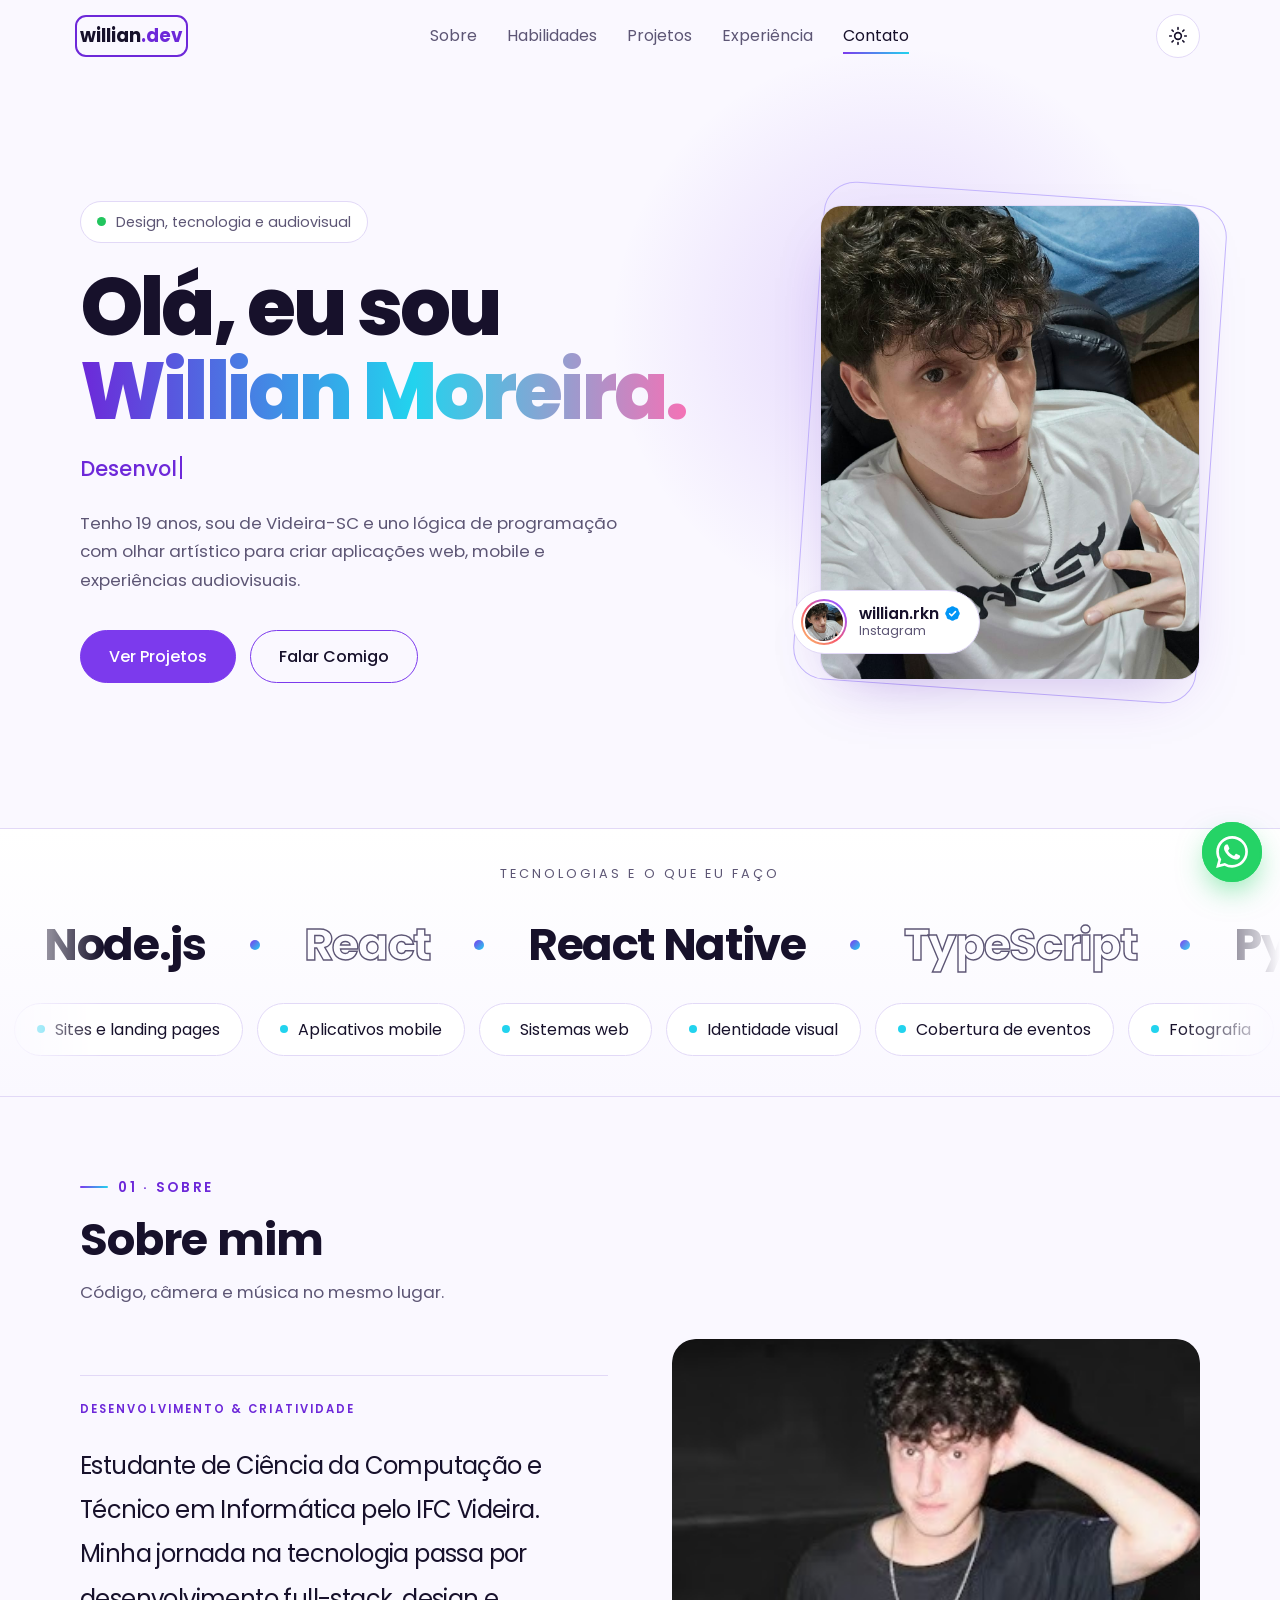
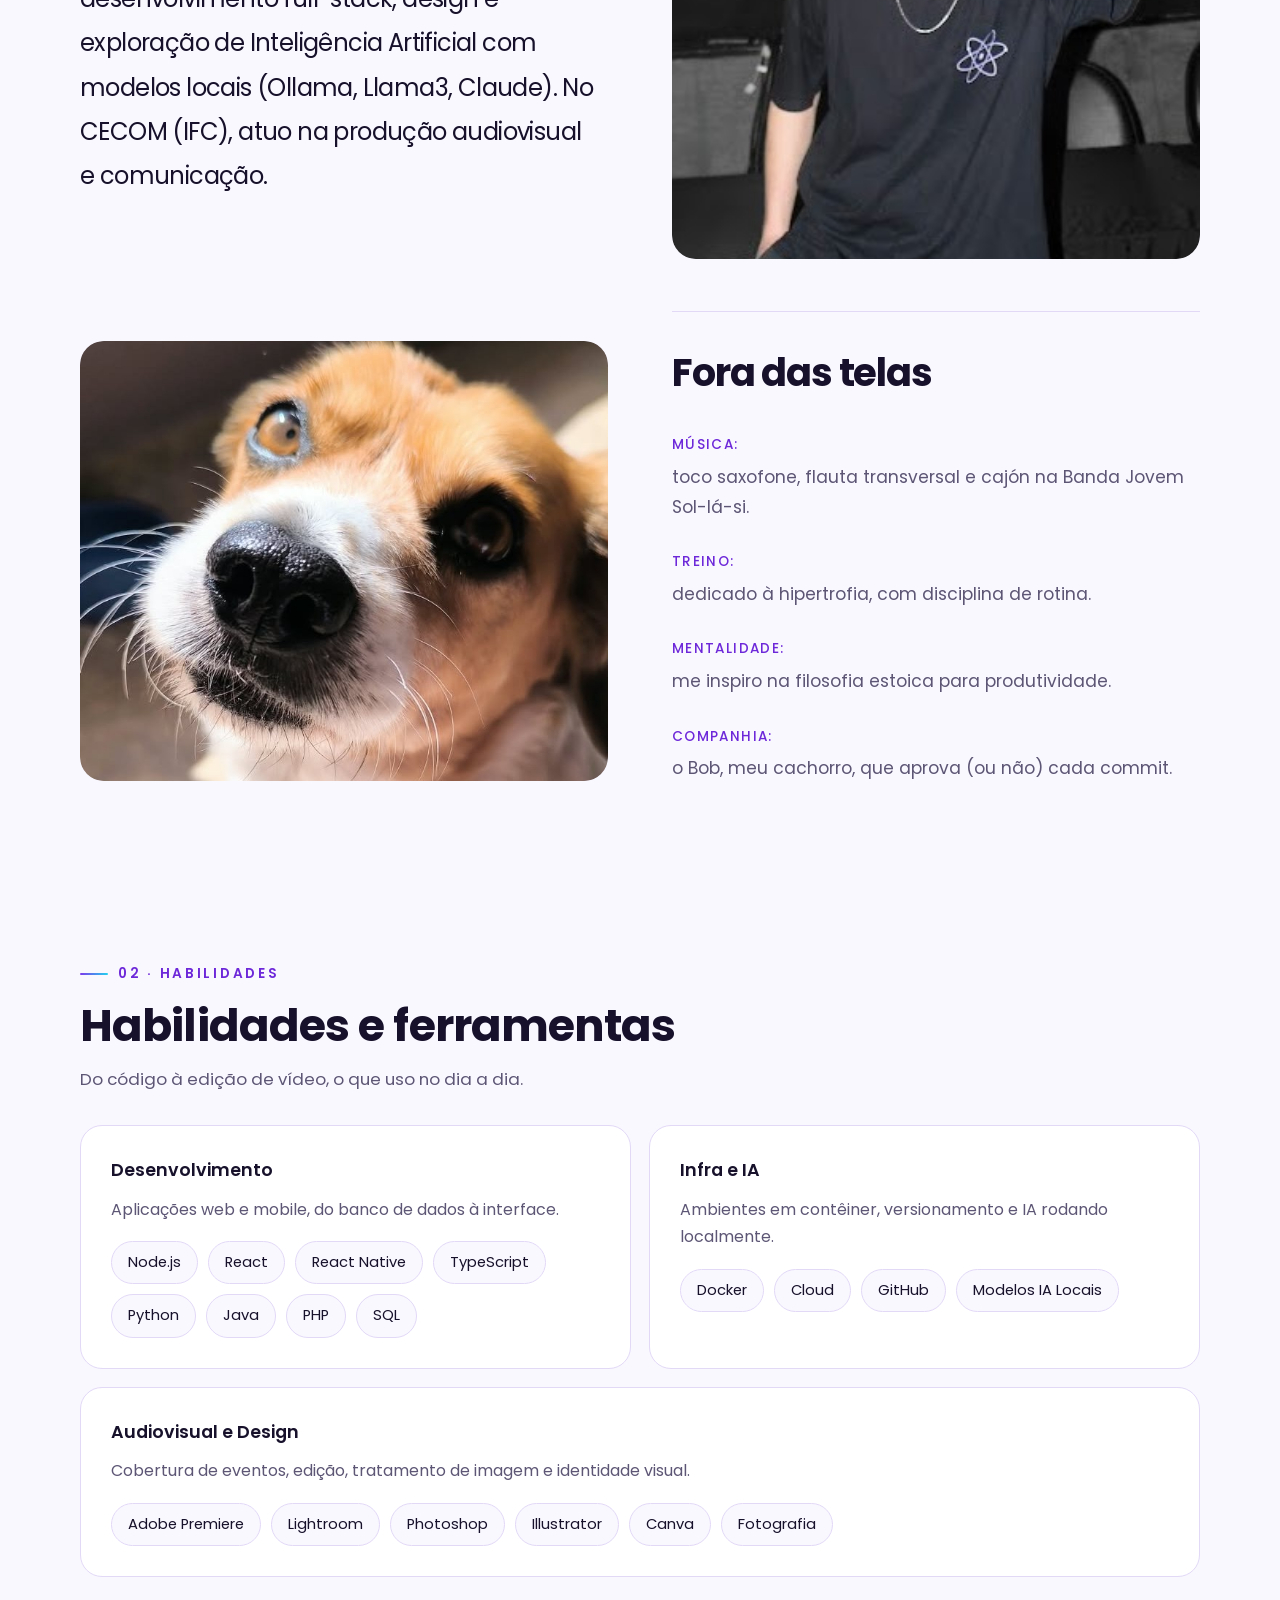
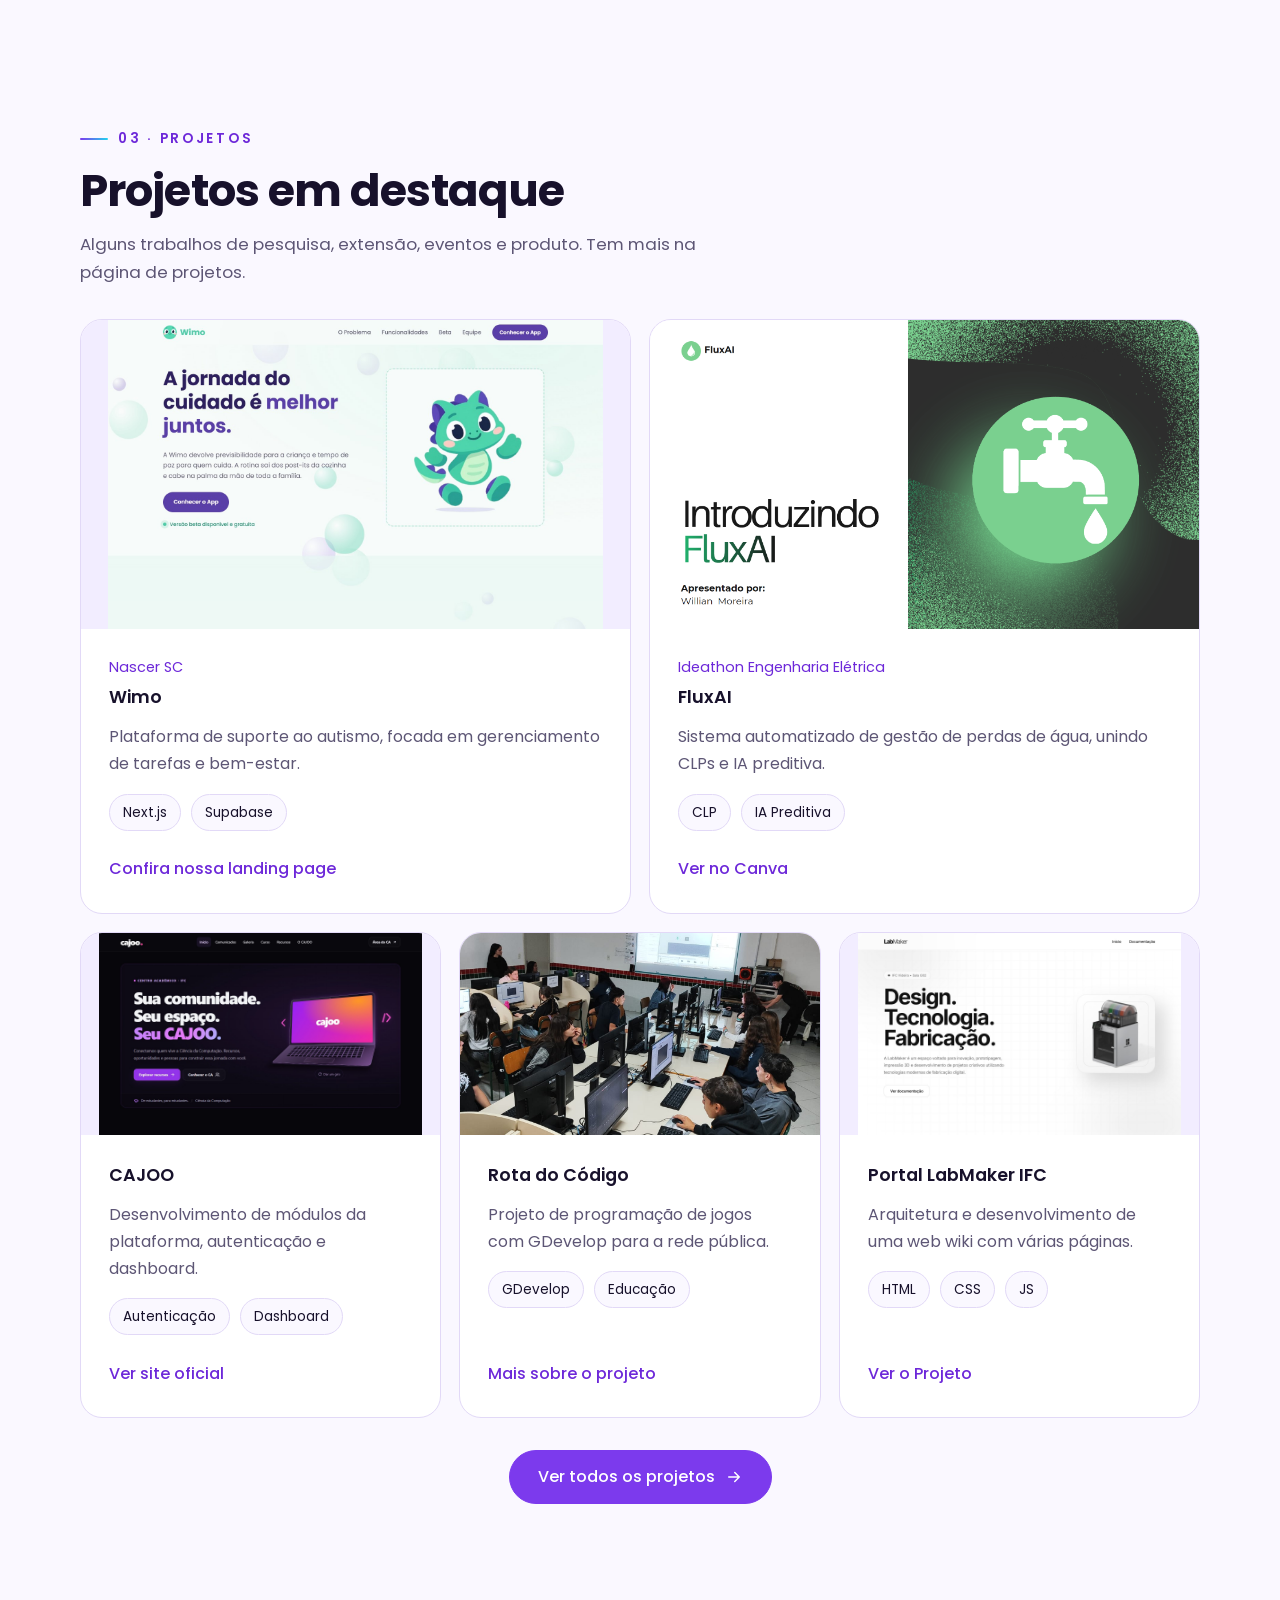
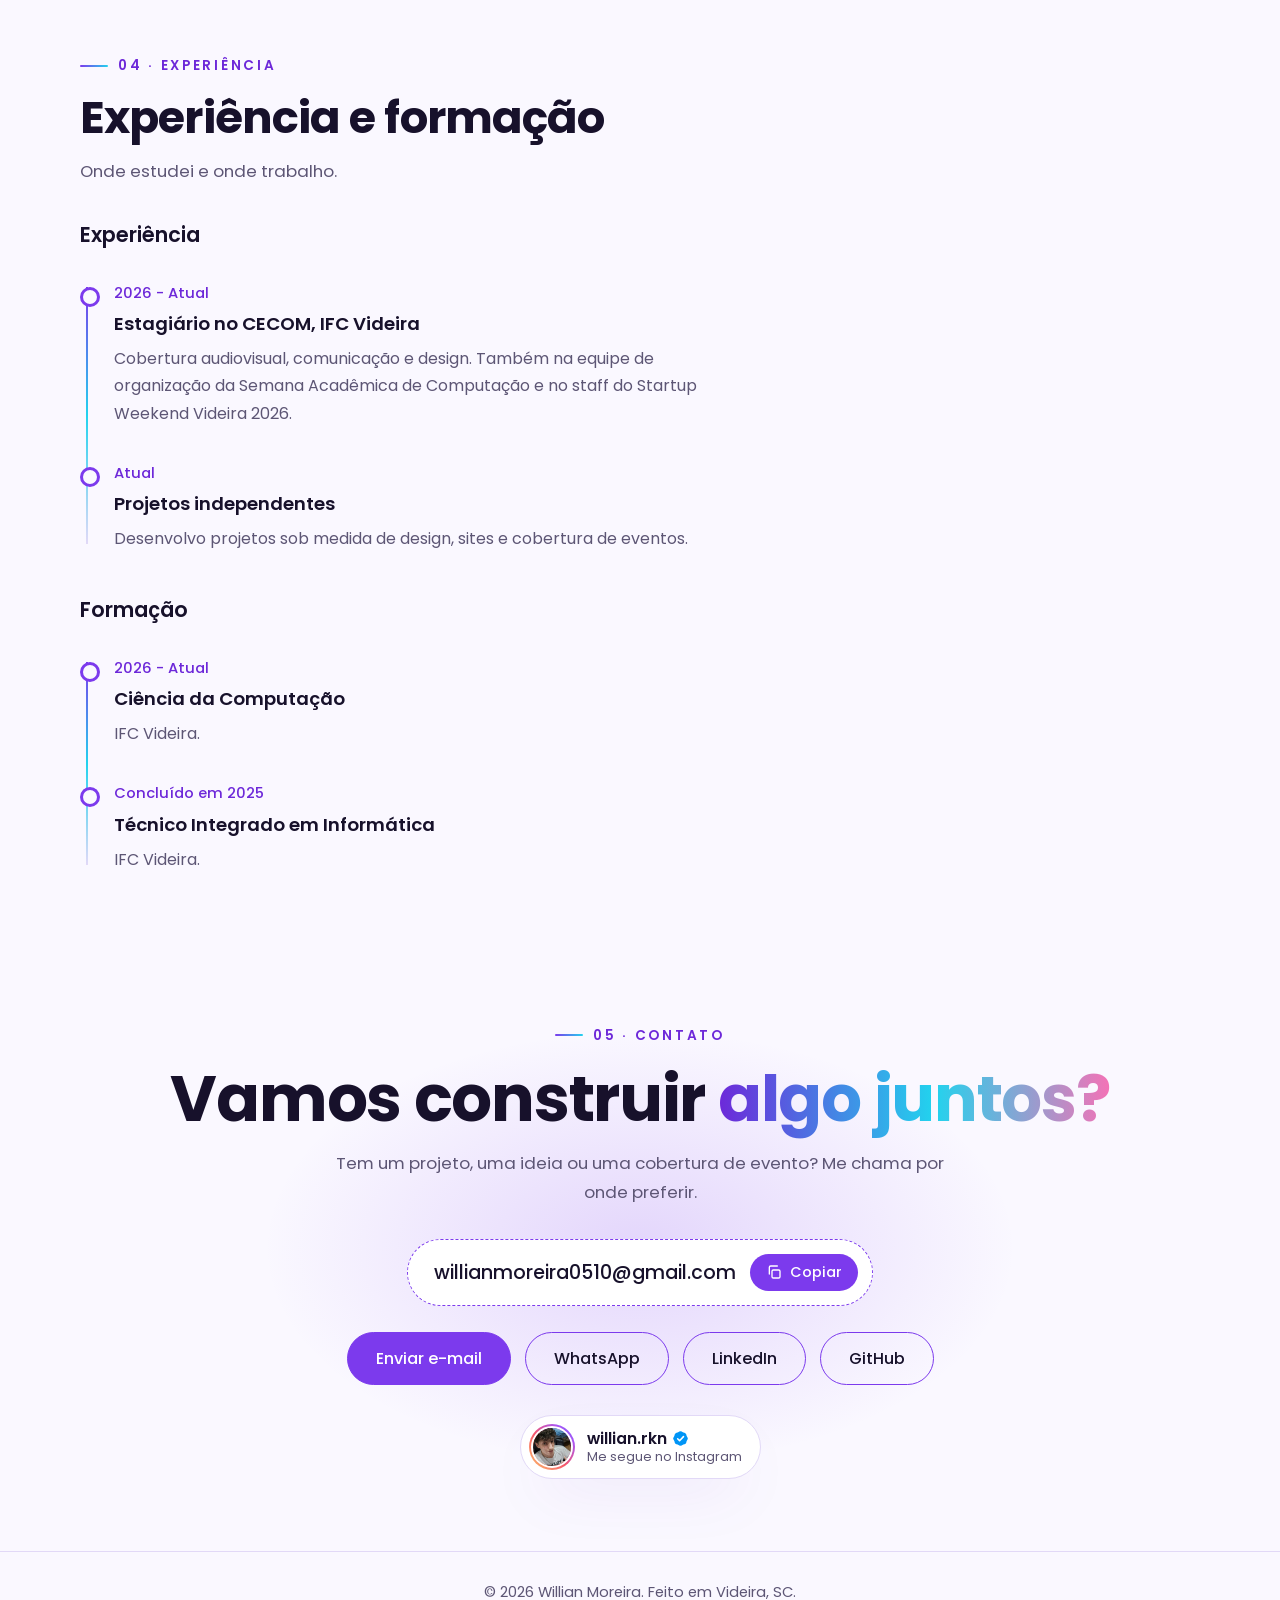
<file: index.html>
<!DOCTYPE html>
<html lang="pt-BR" data-theme="dark">
<head>
<meta charset="UTF-8" />
<meta name="viewport" content="width=device-width, initial-scale=1, viewport-fit=cover" />
<title>Willian Moreira | Desenvolvedor de Software, Filmmaker e Fotógrafo</title>
<meta name="description" content="Portfólio de Willian Moreira: desenvolvimento web e mobile, audiovisual e fotografia." />
<meta name="theme-color" content="#000000" />
<link rel="icon" type="image/png" href="assets/icon.png">
<script>
(function(){var t;try{t=localStorage.getItem('theme')}catch(e){}document.documentElement.dataset.theme=(t==='light'||t==='dark')?t:(matchMedia('(prefers-color-scheme: dark)').matches?'dark':'light')})();
</script>
<link rel="preconnect" href="https://fonts.googleapis.com" />
<link rel="preconnect" href="https://fonts.gstatic.com" crossorigin />
<link href="https://fonts.googleapis.com/css2?family=Poppins:wght@300;400;500;600;700;800&display=swap" rel="stylesheet" />
<link rel="stylesheet" href="style.css" />
<script>
(function(){try{if(!location.hash&&!matchMedia('(prefers-reduced-motion: reduce)').matches&&!sessionStorage.getItem('intro-seen')){document.documentElement.classList.add('intro-pending');window.introFailsafe=setTimeout(function(){document.documentElement.classList.remove('intro-pending');document.getElementById('welcome-intro')?.remove();document.querySelectorAll('[data-intro-inert]').forEach(function(el){el.inert=false;el.removeAttribute('data-intro-inert')})},8000)}}catch(e){}})();
</script>
</head>
<body>
<div class="progress" id="progress" aria-hidden="true"></div>

<!-- ============ NAVBAR ============ -->
<header class="nav" id="nav">
  <div class="container">
    <a href="#inicio" class="logo">willian<span>.dev</span></a>
    <nav class="menu" id="menu" aria-label="Principal">
      <a href="#sobre">Sobre</a>
      <a href="#habilidades">Habilidades</a>
      <a href="projetos.html">Projetos</a>
      <a href="#experiencia">Experiência</a>
      <a href="#contato">Contato</a>
    </nav>
    <div class="nav-tools">
      <button class="theme-toggle" id="theme" type="button" aria-label="Alternar entre modo claro e escuro" aria-pressed="false">
        <svg class="i-sun" viewBox="0 0 24 24" fill="none" stroke="currentColor" stroke-width="2" stroke-linecap="round"><circle cx="12" cy="12" r="4"/><path d="M12 2v2M12 20v2M4.9 4.9l1.4 1.4M17.7 17.7l1.4 1.4M2 12h2M20 12h2M4.9 19.1l1.4-1.4M17.7 6.3l1.4-1.4"/></svg>
        <svg class="i-moon" viewBox="0 0 24 24" fill="none" stroke="currentColor" stroke-width="2" stroke-linecap="round" stroke-linejoin="round"><path d="M21 12.8A9 9 0 1 1 11.2 3a7 7 0 0 0 9.8 9.8z"/></svg>
      </button>
      <button class="burger" id="burger" type="button" aria-label="Abrir menu" aria-expanded="false"><span></span><span></span><span></span></button>
    </div>
  </div>
</header>

<main>
<!-- ============ HERO ============ -->
<section class="hero" id="inicio">
  <div class="glow" id="glow"></div>
  <div class="container hero-grid">
    <div class="text reveal">
      <span class="status"><i></i>Design, tecnologia e audiovisual</span>
      <h1>Olá, eu sou<br /><span class="grad">Willian Moreira.</span></h1>
      <p class="role"><span id="typed">Desenvolvedor de Software</span><span class="caret"></span></p>
      <p class="intro">Tenho 19 anos, sou de Videira-SC e uno lógica de programação com olhar artístico para criar aplicações web, mobile e experiências audiovisuais.</p>
      <div class="cta">
        <a href="projetos.html" class="btn btn-primary">Ver Projetos</a>
        <a href="#contato" class="btn btn-ghost">Falar Comigo</a>
      </div>
    </div>
    <div class="profile reveal" style="--d:.15s">
      <!-- FOTO DE PERFIL: troque o caminho abaixo pela sua foto (ideal: vertical, 4:5) -->
      <div class="img-frame" id="tilt"><img class="img-round" src="assets/willian.jpeg" alt="Foto de perfil de Willian Moreira" /></div>
      <a class="ig-chip" href="https://instagram.com/willian.rkn" target="_blank" rel="noopener" aria-label="Instagram de Willian, @willian.rkn (conta verificada)">
        <span class="av"><img src="assets/willian.jpeg" alt="" /></span>
        <span class="tx">
          <b>willian.rkn
            <svg class="verified" viewBox="0 0 24 24" role="img" aria-label="Conta verificada"><rect x="3.5" y="3.5" width="17" height="17" rx="5" fill="#0095f6"/><rect x="3.5" y="3.5" width="17" height="17" rx="5" fill="#0095f6" transform="rotate(45 12 12)"/><path d="M8 12.4l2.7 2.7 5.5-5.7" fill="none" stroke="#fff" stroke-width="2.2" stroke-linecap="round" stroke-linejoin="round"/></svg>
          </b>
          <small>Instagram</small>
        </span>
      </a>
    </div>
  </div>
</section>

<!-- ============ MARQUEE ============ -->
<section class="marquee" aria-label="Tecnologias e serviços">
  <p class="m-label">Tecnologias e o que eu faço</p>
  <div class="m-row">
    <div class="m-track m-big">
      <span>Node.js</span><span>React</span><span>React Native</span><span>TypeScript</span><span>Python</span><span>PHP</span><span>Docker</span><span>SQL</span><span>Next.js</span><span>Supabase</span><span>GDevelop</span><span>Premiere</span><span>Lightroom</span><span>Photoshop</span><span>Illustrator</span><span>Canva</span>
    </div>
  </div>
  <div class="m-row rev">
    <div class="m-track m-pill">
      <span>Sites e landing pages</span><span>Aplicativos mobile</span><span>Sistemas web</span><span>Identidade visual</span><span>Cobertura de eventos</span><span>Fotografia</span><span>Edição de vídeo</span><span>Oficinas de programação</span><span>IA com modelos locais</span><span>Design gráfico</span>
    </div>
  </div>
</section>

<!-- ============ SOBRE ============ -->
<section id="sobre">
  <div class="container">
    <span class="eyebrow reveal">01 · Sobre</span>
    <h2 class="reveal">Sobre mim</h2>
    <p class="lead reveal">Código, câmera e música no mesmo lugar.</p>
    <div class="about-layout">
      <article class="about-story reveal">
        <span class="about-kicker">DESENVOLVIMENTO &amp; CRIATIVIDADE</span><p class="about-text">Estudante de Ciência da Computação e Técnico em Informática pelo IFC Videira. Minha jornada na tecnologia passa por desenvolvimento full-stack, design e exploração de Inteligência Artificial com modelos locais (Ollama, Llama3, Claude). No CECOM (IFC), atuo na produção audiovisual e comunicação.</p>
      </article>
      <!-- IMAGEM LIFESTYLE 1: troque o caminho (ex.: você tocando, treinando, com o Bob) -->
      <div class="about-photo about-portrait reveal" style="--d:.1s">
        <img class="img-round" src="assets/will2.jpg" alt="Willian em uma foto lifestyle" />
      </div>
      <!-- IMAGEM LIFESTYLE 2 -->
      <div class="about-photo about-bob reveal">
        <img class="img-round" src="assets/bob.jpeg" alt="Willian com seu cachorro Bob" />
      </div>
      <article class="about-personal reveal" style="--d:.1s">
        <h3>Fora das telas</h3>
        <ul class="facts">
          <li><span><b>Música:</b> toco saxofone, flauta transversal e cajón na Banda Jovem Sol-lá-si.</span></li>
          <li><span><b>Treino:</b> dedicado à hipertrofia, com disciplina de rotina.</span></li>
          <li><span><b>Mentalidade:</b> me inspiro na filosofia estoica para produtividade.</span></li>
          <li><span><b>Companhia:</b> o Bob, meu cachorro, que aprova (ou não) cada commit.</span></li>
        </ul>
      </article>
    </div>
  </div>
</section>

<!-- ============ HABILIDADES ============ -->
<section id="habilidades">
  <div class="container">
    <span class="eyebrow reveal">02 · Habilidades</span>
    <h2 class="reveal">Habilidades e ferramentas</h2>
    <p class="lead reveal">Do código à edição de vídeo, o que uso no dia a dia.</p>
    <div class="bento">
      <article class="card span-3 reveal">
        <h3>Desenvolvimento</h3>
        <p>Aplicações web e mobile, do banco de dados à interface.</p>
        <div class="tags"><span class="tag">Node.js</span><span class="tag">React</span><span class="tag">React Native</span><span class="tag">TypeScript</span><span class="tag">Python</span><span class="tag">Java</span><span class="tag">PHP</span><span class="tag">SQL</span></div>
      </article>
      <article class="card span-3 reveal" style="--d:.1s">
        <h3>Infra e IA</h3>
        <p>Ambientes em contêiner, versionamento e IA rodando localmente.</p>
        <div class="tags"><span class="tag">Docker</span><span class="tag">Cloud</span><span class="tag">GitHub</span><span class="tag">Modelos IA Locais</span></div>
      </article>
      <article class="card span-6 reveal">
        <h3>Audiovisual e Design</h3>
        <p>Cobertura de eventos, edição, tratamento de imagem e identidade visual.</p>
        <div class="tags"><span class="tag">Adobe Premiere</span><span class="tag">Lightroom</span><span class="tag">Photoshop</span><span class="tag">Illustrator</span><span class="tag">Canva</span><span class="tag">Fotografia</span></div>
      </article>
    </div>
  </div>
</section>

<!-- ============ PROJETOS ============ -->
<section id="projetos">
  <div class="container">
    <span class="eyebrow reveal">03 · Projetos</span>
    <h2 class="reveal">Projetos em destaque</h2>
    <p class="lead reveal">Alguns trabalhos de pesquisa, extensão, eventos e produto. Tem mais na página de projetos.</p>
    <div class="bento">

      <!-- Em cada projeto: troque o src da thumbnail e o href do link -->
      <article class="card project span-3 reveal">
        <div class="thumb"><img class="img-round" src="assets/projetos/wimo.jpg" alt="Thumbnail do projeto Wimo" loading="lazy" /></div>
        <div class="body">
          <span class="where">Nascer SC</span>
          <h3>Wimo</h3>
          <p>Plataforma de suporte ao autismo, focada em gerenciamento de tarefas e bem-estar.</p>
          <div class="tags"><span class="tag">Next.js</span><span class="tag">Supabase</span></div>
          <a class="link" href="https://willian-hm.github.io/wimo-lp/" target="_blank" rel="noopener">Confira nossa landing page</a>
        </div>
      </article>

      <article class="card project span-3 reveal" style="--d:.1s">
        <div class="thumb"><img class="img-round" src="assets/fluxai.png" alt="Thumbnail do projeto FluxAI" loading="lazy" /></div>
        <div class="body">
          <span class="where">Ideathon Engenharia Elétrica</span>
          <h3>FluxAI</h3>
          <p>Sistema automatizado de gestão de perdas de água, unindo CLPs e IA preditiva.</p>
          <div class="tags"><span class="tag">CLP</span><span class="tag">IA Preditiva</span></div>
          <a class="link" href="https://www.canva.com/design/DAHXwFSfYvk/_85-sju-9SfABfRVE5TkHA/edit" target="_blank" rel="noopener">Ver no Canva</a>
        </div>
      </article>

      <article class="card project span-2 reveal">
        <div class="thumb"><img class="img-round" src="assets/projetos/cajoo.jpg" alt="Thumbnail do projeto CAJOO" loading="lazy" /></div>
        <div class="body">
          <h3>CAJOO</h3>
          <p>Desenvolvimento de módulos da plataforma, autenticação e dashboard.</p>
          <div class="tags"><span class="tag">Autenticação</span><span class="tag">Dashboard</span></div>
          <a class="link" href="https://cajoo.fsw-ifc.brdrive.cloud" target="_blank" rel="noopener">Ver site oficial</a>
        </div>
      </article>

      <article class="card project span-2 reveal" style="--d:.1s">
        <div class="thumb"><img class="img-round" src="assets/rota.jpeg" alt="Thumbnail do projeto Rota do Código" loading="lazy" /></div>
        <div class="body">
          <h3>Rota do Código</h3>
          <p>Projeto de programação de jogos com GDevelop para a rede pública.</p>
          <div class="tags"><span class="tag">GDevelop</span><span class="tag">Educação</span></div>
          <a class="link" href="https://www.instagram.com/rotadocodigo.ifc/" target="_blank" rel="noopener">Mais sobre o projeto</a>
        </div>
      </article>

      <article class="card project span-2 reveal" style="--d:.2s">
        <div class="thumb"><img class="img-round" src="assets/projetos/labmaker.jpg" alt="Thumbnail do Portal LabMaker IFC" loading="lazy" /></div>
        <div class="body">
          <h3>Portal LabMaker IFC</h3>
          <p>Arquitetura e desenvolvimento de uma web wiki com várias páginas.</p>
          <div class="tags"><span class="tag">HTML</span><span class="tag">CSS</span><span class="tag">JS</span></div>
          <a class="link" href="https://willian-hm.github.io/labmaker-ifc-videira/" target="_blank" rel="noopener">Ver o Projeto</a>
        </div>
      </article>

    </div>
    <div class="more reveal">
      <a href="projetos.html" class="btn btn-primary">Ver todos os projetos <svg viewBox="0 0 24 24" fill="none" stroke="currentColor" stroke-width="2" stroke-linecap="round" stroke-linejoin="round"><path d="M5 12h14M13 6l6 6-6 6"/></svg></a>
    </div>
  </div>
</section>

<!-- ============ EXPERIÊNCIA E FORMAÇÃO ============ -->
<section id="experiencia">
  <div class="container">
    <span class="eyebrow reveal">04 · Experiência</span>
    <h2 class="reveal">Experiência e formação</h2>
    <p class="lead reveal">Onde estudei e onde trabalho.</p>

    <h3 class="t-group reveal">Experiência</h3>
    <div class="timeline" style="margin-bottom:40px">
      <div class="t-item reveal">
        <span class="t-date">2026 - Atual</span>
        <h3>Estagiário no CECOM, IFC Videira</h3>
        <p>Cobertura audiovisual, comunicação e design. Também na equipe de organização da Semana Acadêmica de Computação e no staff do Startup Weekend Videira 2026.</p>
      </div>
      <div class="t-item reveal">
        <span class="t-date">Atual</span>
        <h3>Projetos independentes</h3>
        <p>Desenvolvo projetos sob medida de design, sites e cobertura de eventos.</p>
      </div>
    </div>

    <h3 class="t-group reveal">Formação</h3>
    <div class="timeline">
      <div class="t-item reveal">
        <span class="t-date">2026 - Atual</span>
        <h3>Ciência da Computação</h3>
        <p>IFC Videira.</p>
      </div>
      <div class="t-item reveal">
        <span class="t-date">Concluído em 2025</span>
        <h3>Técnico Integrado em Informática</h3>
        <p>IFC Videira.</p>
      </div>
    </div>
  </div>
</section>

<!-- ============ CONTATO ============ -->
<section class="contact" id="contato">
  <div class="container">
    <span class="eyebrow reveal">05 · Contato</span>
    <h2 class="reveal">Vamos construir <span class="grad">algo juntos?</span></h2>
    <p class="lead reveal">Tem um projeto, uma ideia ou uma cobertura de evento? Me chama por onde preferir.</p>
    <button class="mail-copy reveal" type="button" data-copy="willianmoreira0510@gmail.com" aria-label="Copiar e-mail willianmoreira0510@gmail.com">
      <span>willianmoreira0510@gmail.com</span>
      <em><svg viewBox="0 0 24 24" fill="none" stroke="currentColor" stroke-width="2" stroke-linecap="round" stroke-linejoin="round"><rect x="9" y="9" width="12" height="12" rx="2"/><path d="M5 15V5a2 2 0 0 1 2-2h10"/></svg>Copiar</em>
    </button>
    <div class="links reveal">
      <a class="btn btn-primary" href="mailto:willianmoreira0510@gmail.com">Enviar e-mail</a>
      <a class="btn btn-ghost" href="https://wa.me/5549991280198" target="_blank" rel="noopener">WhatsApp</a>
      <a class="btn btn-ghost" href="https://linkedin.com/in/will-moreira" target="_blank" rel="noopener">LinkedIn</a>
      <a class="btn btn-ghost" href="https://github.com/willian-hm" target="_blank" rel="noopener">GitHub</a>
    </div>
    <a class="ig-chip reveal" href="https://instagram.com/willian.rkn" target="_blank" rel="noopener" aria-label="Instagram de Willian, @willian.rkn (conta verificada)">
      <span class="av"><img src="assets/willian.jpeg" alt="" loading="lazy" /></span>
      <span class="tx">
        <b>willian.rkn
          <svg class="verified" viewBox="0 0 24 24" role="img" aria-label="Conta verificada"><rect x="3.5" y="3.5" width="17" height="17" rx="5" fill="#0095f6"/><rect x="3.5" y="3.5" width="17" height="17" rx="5" fill="#0095f6" transform="rotate(45 12 12)"/><path d="M8 12.4l2.7 2.7 5.5-5.7" fill="none" stroke="#fff" stroke-width="2.2" stroke-linecap="round" stroke-linejoin="round"/></svg>
        </b>
        <small>Me segue no Instagram</small>
      </span>
    </a>
  </div>
</section>
</main>

<footer><div class="container">&copy; <span id="year"></span> Willian Moreira. Feito em Videira, SC.</div></footer>

<!-- WhatsApp flutuante -->
<a class="wa-fab" href="https://wa.me/5549991280198?text=Ol%C3%A1%20Willian!%20Vi%20seu%20portf%C3%B3lio%20e%20queria%20conversar." target="_blank" rel="noopener" aria-label="Chamar no WhatsApp">
  <svg viewBox="0 0 24 24" fill="currentColor" aria-hidden="true"><path d="M17.472 14.382c-.297-.149-1.758-.867-2.03-.967-.273-.099-.471-.148-.67.15-.197.297-.767.966-.94 1.164-.173.199-.347.223-.644.075-.297-.15-1.255-.463-2.39-1.475-.883-.788-1.48-1.761-1.653-2.059-.173-.297-.018-.458.13-.606.134-.133.298-.347.446-.52.149-.174.198-.298.298-.497.099-.198.05-.371-.025-.52-.075-.149-.669-1.612-.916-2.207-.242-.579-.487-.5-.669-.51-.173-.008-.371-.01-.57-.01-.198 0-.52.074-.792.372-.272.297-1.04 1.016-1.04 2.479 0 1.462 1.065 2.875 1.213 3.074.149.198 2.096 3.2 5.077 4.487.709.306 1.262.489 1.694.625.712.227 1.36.195 1.871.118.571-.085 1.758-.719 2.006-1.413.248-.694.248-1.289.173-1.413-.074-.124-.272-.198-.57-.347m-5.421 7.403h-.004a9.87 9.87 0 01-5.031-1.378l-.361-.214-3.741.982.998-3.648-.235-.374a9.86 9.86 0 01-1.51-5.26c.001-5.45 4.436-9.884 9.888-9.884 2.64 0 5.122 1.03 6.988 2.898a9.825 9.825 0 012.893 6.994c-.003 5.45-4.437 9.884-9.885 9.884m8.413-18.297A11.815 11.815 0 0012.05 0C5.495 0 .16 5.335.157 11.892c0 2.096.547 4.142 1.588 5.945L.057 24l6.305-1.654a11.882 11.882 0 005.683 1.448h.005c6.554 0 11.89-5.335 11.893-11.893a11.821 11.821 0 00-3.48-8.413Z"/></svg>
  <span class="tip">Chamar no WhatsApp</span>
</a>
<div class="toast" id="toast" role="status" aria-live="polite"></div>

<script src="intro.js"></script>
<script src="main.js"></script>
<script>
/* Glow roxo que segue o mouse no hero */
const hero = document.querySelector('.hero');
hero.addEventListener('pointermove', (e) => {
  const r = hero.getBoundingClientRect();
  hero.style.setProperty('--gx', (e.clientX - r.left) + 'px');
  hero.style.setProperty('--gy', (e.clientY - r.top) + 'px');
});

/* Foto de perfil com leve inclinação 3D (só em dispositivos com mouse) */
const tilt = document.getElementById('tilt');
const fine = window.matchMedia('(hover:hover) and (pointer:fine)').matches;
const calm = window.matchMedia('(prefers-reduced-motion: reduce)').matches;
if (fine && !calm) {
  const box = tilt.parentElement;
  box.addEventListener('pointermove', (e) => {
    const r = box.getBoundingClientRect();
    const x = (e.clientX - r.left) / r.width - .5;
    const y = (e.clientY - r.top) / r.height - .5;
    tilt.style.transform = `rotateY(${x * 10}deg) rotateX(${-y * 10}deg)`;
  });
  box.addEventListener('pointerleave', () => { tilt.style.transform = ''; });
}

/* Subtítulo alternando */
const roles = ['Desenvolvedor de Software', 'Filmmaker & Fotógrafo', 'Designer e Criador Digital'];
const typed = document.getElementById('typed');
if (!calm) {
  let r = 0, c = roles[0].length, del = true;
  setTimeout(function tick() {
    const word = roles[r];
    c += del ? -1 : 1;
    typed.textContent = word.slice(0, c);
    let wait = del ? 35 : 70;
    if (!del && c === word.length) { del = true; wait = 2200; }
    else if (del && c === 0) { del = false; r = (r + 1) % roles.length; wait = 350; }
    setTimeout(tick, wait);
  }, 2200);
} else {
  typed.textContent = 'Desenvolvedor de Software | Filmmaker & Fotógrafo';
}
</script>
</body>
</html>
</file>
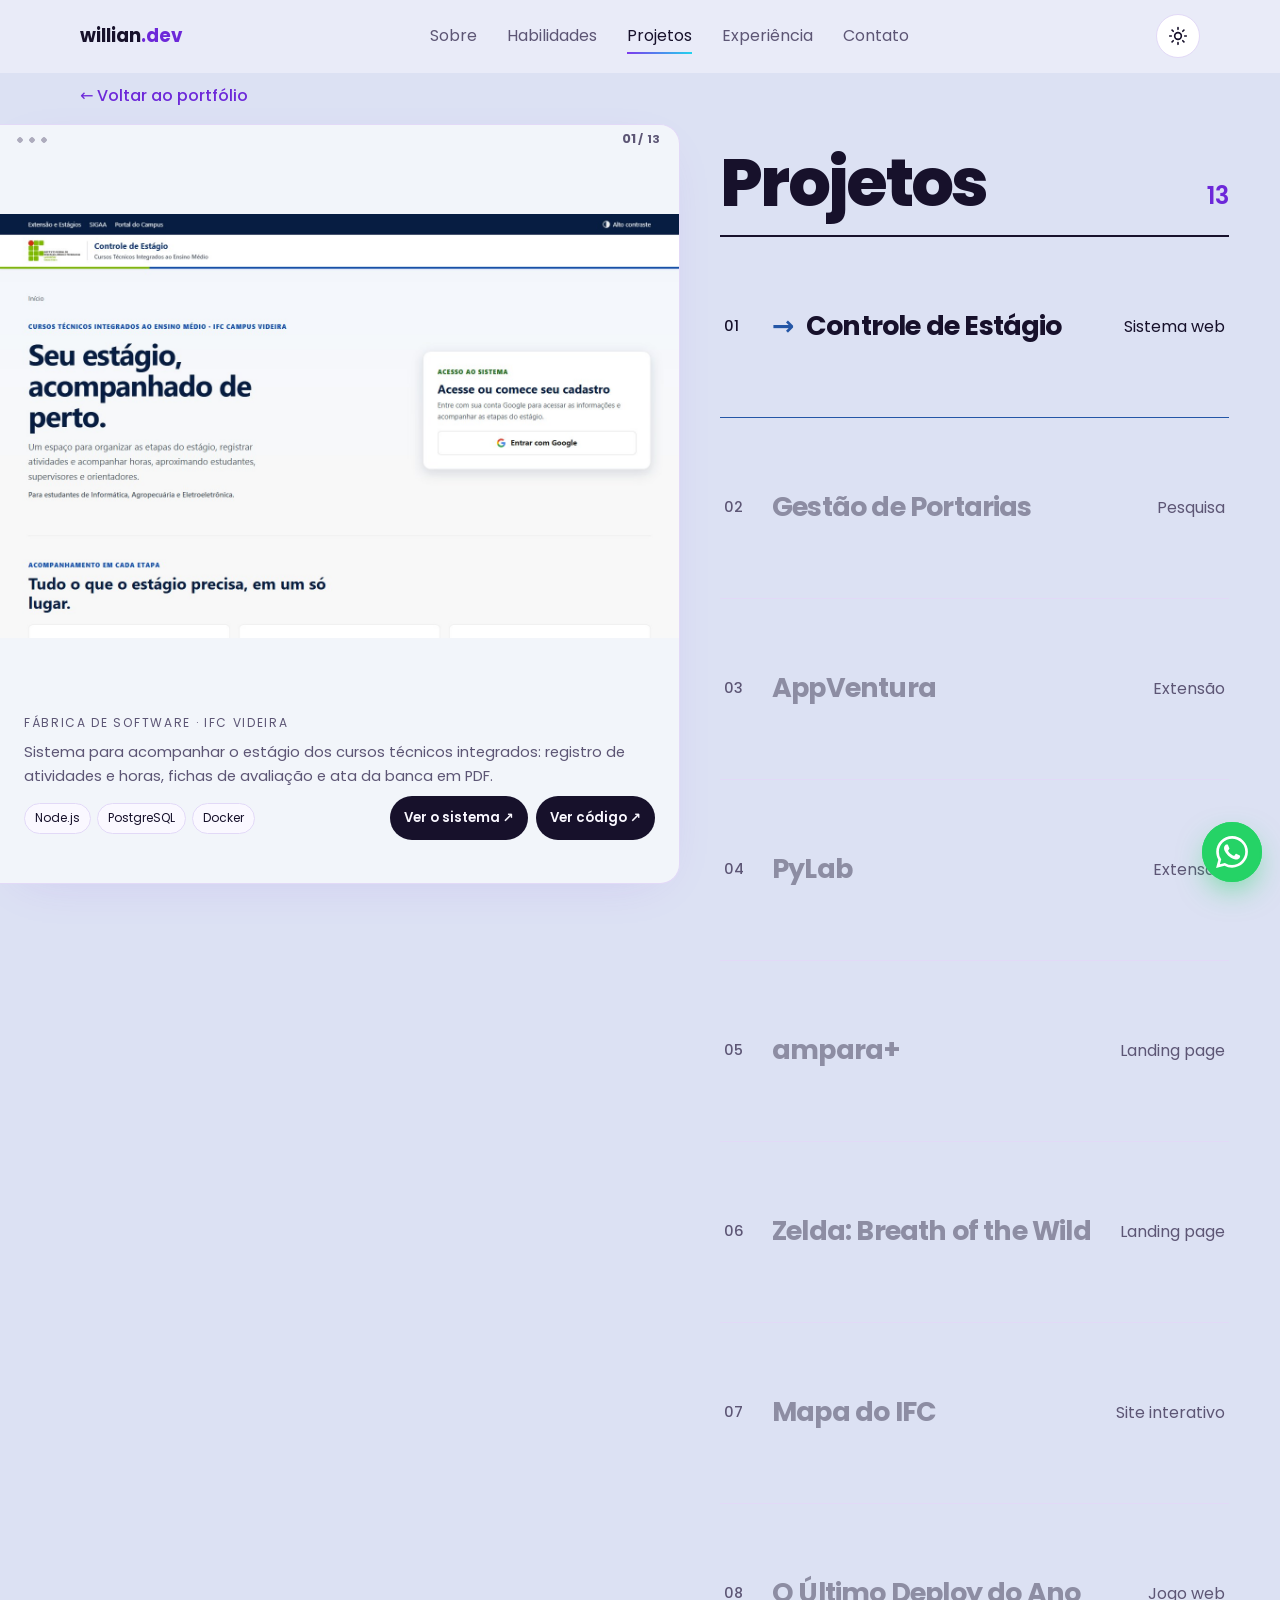
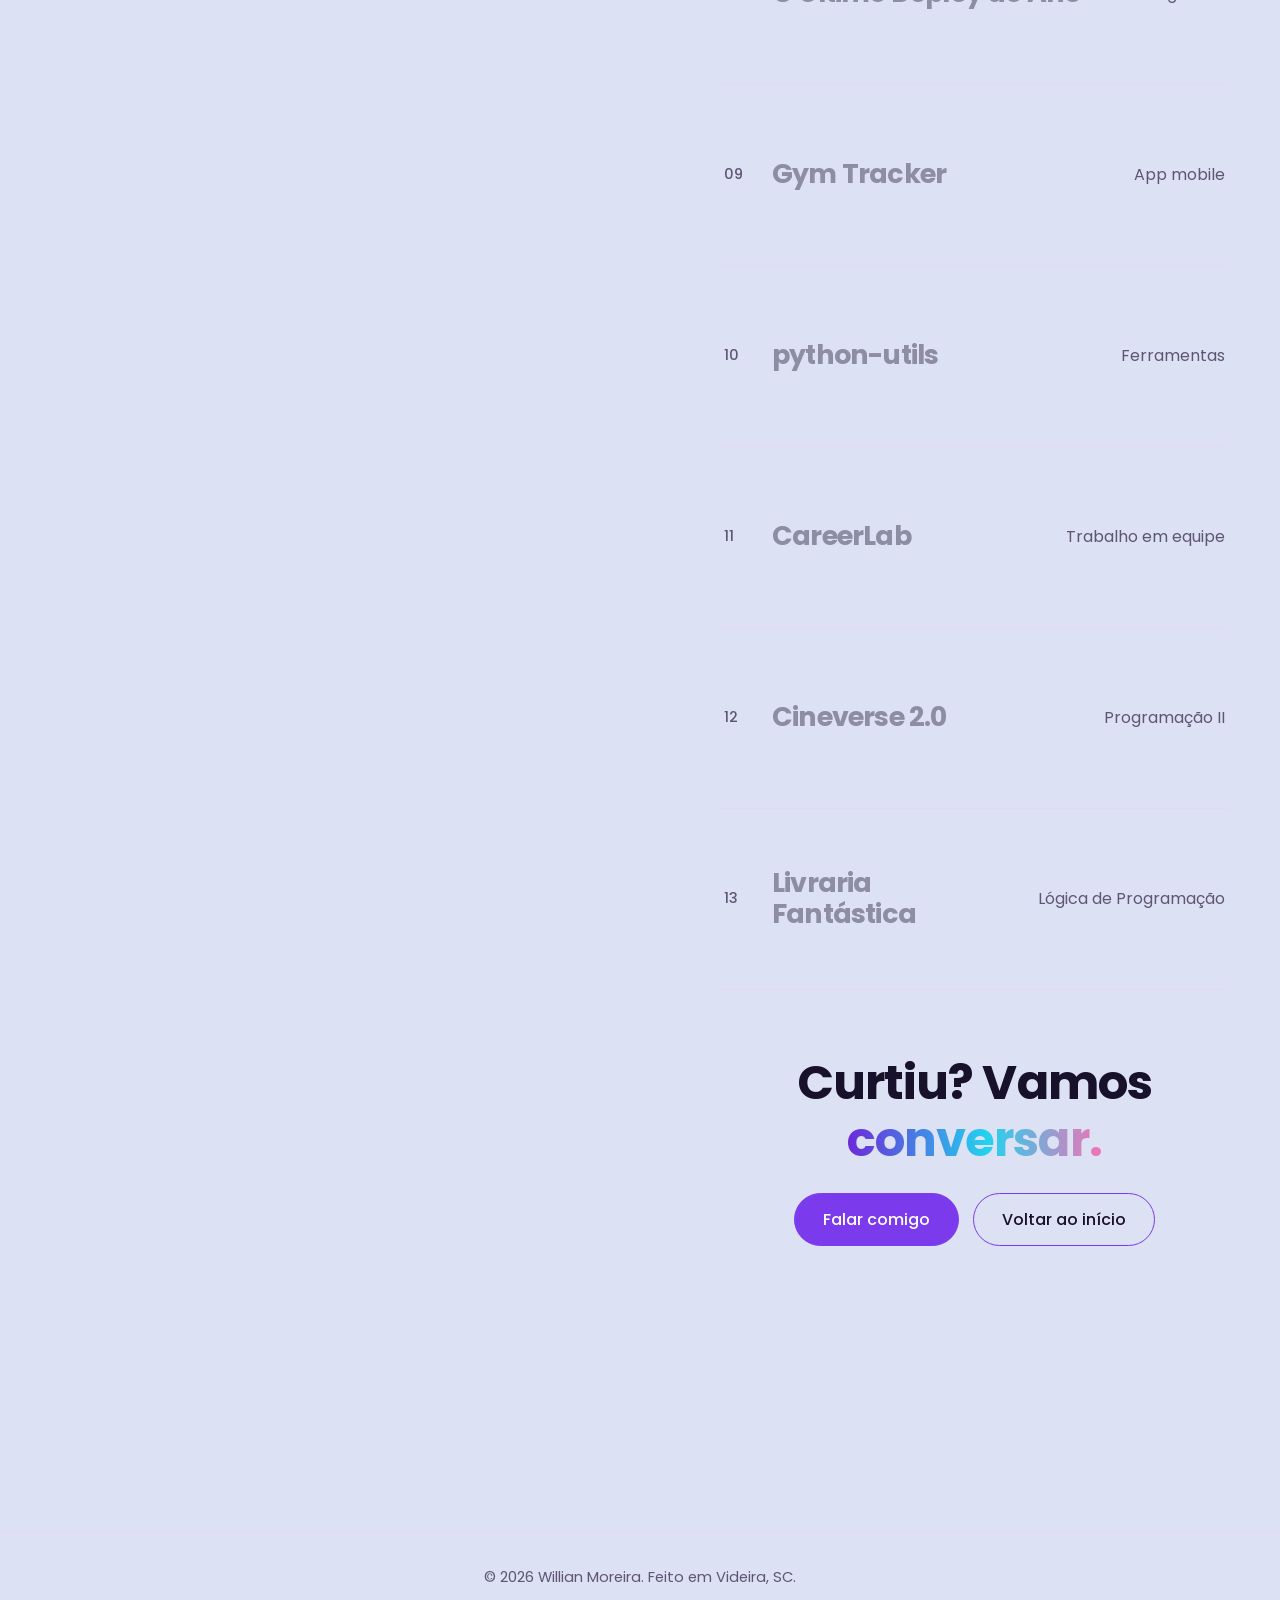
<file: projetos.html>
<!DOCTYPE html>
<html lang="pt-BR" data-theme="dark">
<head>
<meta charset="UTF-8" />
<meta name="viewport" content="width=device-width, initial-scale=1, viewport-fit=cover" />
<title>Todos os projetos | Willian Moreira</title>
<meta name="description" content="Todos os projetos de Willian Moreira: sistemas institucionais, extensão, landing pages, apps e trabalhos acadêmicos." />
<meta name="theme-color" content="#000000" />
<link rel="icon" type="image/png" href="assets/icon.png">
<script>
(function(){var t;try{t=localStorage.getItem('theme')}catch(e){}document.documentElement.dataset.theme=(t==='light'||t==='dark')?t:(matchMedia('(prefers-color-scheme: dark)').matches?'dark':'light')})();
</script>
<link rel="preconnect" href="https://fonts.googleapis.com" />
<link rel="preconnect" href="https://fonts.gstatic.com" crossorigin />
<link href="https://fonts.googleapis.com/css2?family=Poppins:wght@300;400;500;600;700;800&display=swap" rel="stylesheet" />
<link rel="stylesheet" href="style.css" />
</head>
<body class="projects-page">
<div class="progress" id="progress" aria-hidden="true"></div>

<header class="nav" id="nav">
  <div class="container">
    <a href="index.html#inicio" class="logo">willian<span>.dev</span></a>
    <nav class="menu" id="menu" aria-label="Principal">
      <a href="index.html#sobre">Sobre</a>
      <a href="index.html#habilidades">Habilidades</a>
      <a href="projetos.html" aria-current="page" class="active">Projetos</a>
      <a href="index.html#experiencia">Experiência</a>
      <a href="index.html#contato">Contato</a>
    </nav>
    <div class="nav-tools">
      <button class="theme-toggle" id="theme" type="button" aria-label="Alternar entre modo claro e escuro" aria-pressed="false">
        <svg class="i-sun" viewBox="0 0 24 24" fill="none" stroke="currentColor" stroke-width="2" stroke-linecap="round"><circle cx="12" cy="12" r="4"/><path d="M12 2v2M12 20v2M4.9 4.9l1.4 1.4M17.7 17.7l1.4 1.4M2 12h2M20 12h2M4.9 19.1l1.4-1.4M17.7 6.3l1.4-1.4"/></svg>
        <svg class="i-moon" viewBox="0 0 24 24" fill="none" stroke="currentColor" stroke-width="2" stroke-linecap="round" stroke-linejoin="round"><path d="M21 12.8A9 9 0 1 1 11.2 3a7 7 0 0 0 9.8 9.8z"/></svg>
      </button>
      <button class="burger" id="burger" type="button" aria-label="Abrir menu" aria-expanded="false"><span></span><span></span><span></span></button>
    </div>
  </div>
</header>

<main>
<div class="stage" id="stage">

  <!-- Coluna esquerda (desktop): texto no topo e imagem do projeto ativo embaixo. Montada pelo JS. -->
  <aside class="side" aria-label="Detalhes do projeto selecionado">
    <div class="side-intro">
      <a class="back" href="index.html#projetos">← Voltar ao portfólio</a>
      <p class="lead">Passe o mouse ou role a lista para ver cada projeto.</p>
    </div>
    <!-- Para trocar uma imagem: mude o data-img do projeto na lista (arquivos em assets/projetos/) -->
    <div class="media" id="media" aria-live="polite">
      <div class="count" id="count" aria-hidden="true"><span>01</span> / 13</div>
      <div class="cap" id="cap"></div>
    </div>
  </aside>

  <!-- Coluna direita: lista. No celular vira uma sequência de cards (foto, descrição e link). -->
  <section class="list" id="list" aria-labelledby="titulo">
    <header class="list-head">
      <h1 id="titulo">Projetos</h1>
      <span class="n">13</span>
    </header>
    <div class="p-lead m-only">
      <a class="back" href="index.html#projetos">← Voltar ao portfólio</a>
      <p class="lead">Sistemas, sites, apps e trabalhos de aula que fiz ou de que participei.</p>
    </div>

    <article class="p-row reveal" data-color="#2456a6" data-img="assets/projetos/estagios.jpg">
      <img class="m-img" src="assets/projetos/estagios.jpg" alt="Capa do projeto Controle de Estágio" loading="lazy" />
      <h2 class="p-title-wrap"><a class="p-head" href="https://estagiarios.labia.ifc.edu.br/" target="_blank" rel="noopener"><span class="p-num">01</span><span class="p-title">Controle de Estágio</span><span class="p-cat">Sistema web</span></a></h2>
      <div class="p-details">
        <span class="where">Fábrica de Software · IFC Videira</span>
        <p>Sistema para acompanhar o estágio dos cursos técnicos integrados: registro de atividades e horas, fichas de avaliação e ata da banca em PDF.</p>
        <div class="tags"><span class="tag">Node.js</span><span class="tag">PostgreSQL</span><span class="tag">Docker</span></div>
        <div class="actions"><a href="https://estagiarios.labia.ifc.edu.br/" target="_blank" rel="noopener">Ver o sistema ↗</a><a href="https://github.com/FabSoftwareVideira/fabrica-estagiarios" target="_blank" rel="noopener">Ver código ↗</a></div>
      </div>
    </article>

    <article class="p-row reveal" data-color="#69a7ec" data-img="assets/projetos/sgp.svg">
      <img class="m-img" src="assets/projetos/sgp.svg" alt="Apresentação visual do projeto" loading="lazy" />
      <h2 class="p-title-wrap"><a class="p-head" href="https://github.com/willian-hm/sistema-gestao-de-portarias" target="_blank" rel="noopener"><span class="p-num">02</span><span class="p-title">Gestão de Portarias</span><span class="p-cat">Pesquisa</span></a></h2>
      <div class="p-details">
        <span class="where">Pesquisa · IFC Videira</span>
        <p>Aplicação web para cadastrar, consultar e gerar portarias institucionais, com acesso por perfil. Evolução de um protótipo feito em Google Sheets.</p>
        <div class="tags"><span class="tag">Node.js</span><span class="tag">Express</span><span class="tag">PostgreSQL</span><span class="tag">Docker</span></div>
        <div class="actions"><a href="https://github.com/willian-hm/sistema-gestao-de-portarias" target="_blank" rel="noopener">Ver código ↗</a></div>
      </div>
    </article>

    <article class="p-row reveal" data-color="#21b8d5" data-img="assets/projetos/appventura.svg">
      <img class="m-img" src="assets/projetos/appventura.svg" alt="Apresentação visual do projeto" loading="lazy" />
      <h2 class="p-title-wrap"><a class="p-head" href="https://github.com/fabricioifc/AppVentura" target="_blank" rel="noopener"><span class="p-num">03</span><span class="p-title">AppVentura</span><span class="p-cat">Extensão</span></a></h2>
      <div class="p-details">
        <span class="where">Extensão · IFC Videira · 2025</span>
        <p>Oficinas de criação de aplicativos para o ensino fundamental, com temas transversais da BNCC. Atuei como bolsista em 2025, com coordenação do prof. Fabricio Bizotto.</p>
        <div class="tags"><span class="tag">React Native</span><span class="tag">Expo</span><span class="tag">Educação</span></div>
        <div class="actions"><a href="https://github.com/fabricioifc/AppVentura" target="_blank" rel="noopener">Ver repositório ↗</a></div>
      </div>
    </article>

    <article class="p-row reveal" data-color="#3776ab" data-img="assets/projetos/pylab.jpg">
      <img class="m-img" src="assets/projetos/pylab.jpg" alt="Capa da aula de Python do PyLab: Fundamentos e Dados, por Vinicius e Willian" loading="lazy" />
      <h2 class="p-title-wrap"><a class="p-head" href="https://canva.link/h6cr0gj8mz8wej0" target="_blank" rel="noopener"><span class="p-num">04</span><span class="p-title">PyLab</span><span class="p-cat">Extensão</span></a></h2>
      <div class="p-details">
        <span class="where">Projeto de extensão · Ensino de programação</span>
        <p>Projeto de extensão voltado ao ensino de Python, com aulas sobre fundamentos, tipos de dados, condicionais e laços de repetição, acompanhadas de exercícios práticos.</p>
        <div class="tags"><span class="tag">Python</span><span class="tag">Lógica de programação</span><span class="tag">Educação</span></div>
        <div class="actions"><a href="https://canva.link/h6cr0gj8mz8wej0" target="_blank" rel="noopener">Ver apresentação ↗</a></div>
      </div>
    </article>

    <article class="p-row reveal" data-color="#1685bd" data-img="assets/projetos/ampara.jpg">
      <img class="m-img" src="assets/projetos/ampara.jpg" alt="Captura da landing page ampara+" loading="lazy" />
      <h2 class="p-title-wrap"><a class="p-head" href="https://willian-hm.github.io/ampara-mais/" target="_blank" rel="noopener"><span class="p-num">05</span><span class="p-title">ampara+</span><span class="p-cat">Landing page</span></a></h2>
      <div class="p-details">
        <span class="where">Startup</span>
        <p>Landing page de uma startup que conecta quem cuida e quem precisa de cuidado.</p>
        <div class="tags"><span class="tag">HTML</span><span class="tag">CSS</span><span class="tag">JS</span></div>
        <div class="actions"><a href="https://willian-hm.github.io/ampara-mais/" target="_blank" rel="noopener">Ver o site ↗</a><a href="https://github.com/willian-hm/ampara-mais" target="_blank" rel="noopener">Ver código ↗</a></div>
      </div>
    </article>

    <article class="p-row reveal" data-color="#8a9460" data-img="assets/projetos/zelda.jpg">
      <img class="m-img" src="assets/projetos/zelda.jpg" alt="Imagem da landing page Zelda Breath of the Wild" loading="lazy" />
      <h2 class="p-title-wrap"><a class="p-head" href="https://willian-hm.github.io/zelda-botw-lp/" target="_blank" rel="noopener"><span class="p-num">06</span><span class="p-title">Zelda: Breath of the Wild</span><span class="p-cat">Landing page</span></a></h2>
      <div class="p-details">
        <span class="where">Projeto pessoal</span>
        <p>Landing page temática sobre o jogo, para treinar layout, tipografia e identidade visual.</p>
        <div class="tags"><span class="tag">HTML</span><span class="tag">CSS</span><span class="tag">JS</span></div>
        <div class="actions"><a href="https://willian-hm.github.io/zelda-botw-lp/" target="_blank" rel="noopener">Ver o site ↗</a><a href="https://github.com/willian-hm/zelda-botw-lp" target="_blank" rel="noopener">Ver código ↗</a></div>
      </div>
    </article>

    <article class="p-row reveal" data-color="#5e963c" data-img="assets/projetos/ifc-map.jpg">
      <img class="m-img" src="assets/projetos/ifc-map.jpg" alt="Captura do Mapa do IFC" loading="lazy" />
      <h2 class="p-title-wrap"><a class="p-head" href="https://willian-hm.github.io/ifc-map/" target="_blank" rel="noopener"><span class="p-num">07</span><span class="p-title">Mapa do IFC</span><span class="p-cat">Site interativo</span></a></h2>
      <div class="p-details">
        <span class="where">IFC Videira</span>
        <p>Mapa 2D em pixel art do campus de Videira, publicado no GitHub Pages.</p>
        <div class="tags"><span class="tag">HTML</span><span class="tag">Pixel art</span><span class="tag">GitHub Pages</span></div>
        <div class="actions"><a href="https://willian-hm.github.io/ifc-map/" target="_blank" rel="noopener">Ver o mapa ↗</a><a href="https://github.com/willian-hm/ifc-map" target="_blank" rel="noopener">Ver código ↗</a></div>
      </div>
    </article>

    <article class="p-row reveal" data-color="#456f60" data-img="assets/projetos/natal-fab.jpg">
      <img class="m-img" src="assets/projetos/natal-fab.jpg" alt="Tela inicial de O Último Deploy do Ano, com a Fábrica de Software em pixel art e decoração natalina" loading="lazy" />
      <h2 class="p-title-wrap"><a class="p-head" href="https://willian-hm.github.io/natal-fab/" target="_blank" rel="noopener"><span class="p-num">08</span><span class="p-title">O Último Deploy do Ano</span><span class="p-cat">Jogo web</span></a></h2>
      <div class="p-details">
        <span class="where">Natal FAB · IFC Videira</span>
        <p>Jogo de aventura e investigação em pixel art, ambientado no IFC Videira. Um último teste na Fábrica de Software coloca o Natal no ambiente errado, dando início a uma comédia interativa.</p>
        <div class="tags"><span class="tag">JavaScript</span><span class="tag">Pixel art</span><span class="tag">Jogo web</span></div>
        <div class="actions"><a href="https://willian-hm.github.io/natal-fab/" target="_blank" rel="noopener">Jogar agora ↗</a></div>
      </div>
    </article>

    <article class="p-row reveal" data-color="#9b85ee" data-img="assets/projetos/gym.svg">
      <img class="m-img" src="assets/projetos/gym.svg" alt="Apresentação visual do projeto" loading="lazy" />
      <h2 class="p-title-wrap"><a class="p-head" href="https://github.com/willian-hm/gym-tracker" target="_blank" rel="noopener"><span class="p-num">09</span><span class="p-title">Gym Tracker</span><span class="p-cat">App mobile</span></a></h2>
      <div class="p-details">
        <span class="where">Projeto pessoal</span>
        <p>App offline para registrar treinos, com cronômetro de descanso e sistema de XP e nível por grupo muscular, no estilo Solo Leveling.</p>
        <div class="tags"><span class="tag">React Native</span><span class="tag">Expo</span><span class="tag">TypeScript</span></div>
        <div class="actions"><a href="https://github.com/willian-hm/gym-tracker" target="_blank" rel="noopener">Ver código ↗</a></div>
      </div>
    </article>

    <article class="p-row reveal" data-color="#3776ab" data-img="assets/projetos/pyutils.svg">
      <img class="m-img" src="assets/projetos/pyutils.svg" alt="Apresentação visual do projeto" loading="lazy" />
      <h2 class="p-title-wrap"><a class="p-head" href="https://github.com/willian-hm/python-utils" target="_blank" rel="noopener"><span class="p-num">10</span><span class="p-title">python-utils</span><span class="p-cat">Ferramentas</span></a></h2>
      <div class="p-details">
        <span class="where">Projeto pessoal</span>
        <p>Coleção de utilitários em Python: conversor de mídia com Flask, mini ChatGPT local com Ollama e um relógio. Um laboratório de automação e IA.</p>
        <div class="tags"><span class="tag">Python</span><span class="tag">Flask</span><span class="tag">Ollama</span></div>
        <div class="actions"><a href="https://github.com/willian-hm/python-utils" target="_blank" rel="noopener">Ver código ↗</a></div>
      </div>
    </article>

    <article class="p-row reveal" data-color="#398e9c" data-img="assets/projetos/careerlab.jpg">
      <img class="m-img" src="assets/projetos/careerlab.jpg" alt="Capa do projeto CareerLab" loading="lazy" />
      <h2 class="p-title-wrap"><a class="p-head" href="https://github.com/willian-hm/CareerLab" target="_blank" rel="noopener"><span class="p-num">11</span><span class="p-title">CareerLab</span><span class="p-cat">Trabalho em equipe</span></a></h2>
      <div class="p-details">
        <span class="where">Trabalho em equipe</span>
        <p>Rede de conexões e oportunidades de carreira, com cadastro, login, feed de postagens e sistema de seguidores. Feito em equipe com Ana Paula Deon e Rafael Zanelatto.</p>
        <div class="tags"><span class="tag">PHP</span><span class="tag">Bootstrap</span><span class="tag">SQL</span></div>
        <div class="actions"><a href="https://github.com/willian-hm/CareerLab" target="_blank" rel="noopener">Ver código ↗</a></div>
      </div>
    </article>

    <article class="p-row reveal" data-color="#a88452" data-img="assets/projetos/cineverse.jpg">
      <img class="m-img" src="assets/projetos/cineverse.jpg" alt="Capa do projeto Cineverse 2.0" loading="lazy" />
      <h2 class="p-title-wrap"><a class="p-head" href="https://github.com/willian-hm/Cineverse-2.0" target="_blank" rel="noopener"><span class="p-num">12</span><span class="p-title">Cineverse 2.0</span><span class="p-cat">Programação II</span></a></h2>
      <div class="p-details">
        <span class="where">Programação II</span>
        <p>Site de catálogo de filmes e séries, com cadastro de usuários, perfil e slider de destaques.</p>
        <div class="tags"><span class="tag">PHP</span><span class="tag">SQL</span><span class="tag">JS</span></div>
        <div class="actions"><a href="https://github.com/willian-hm/Cineverse-2.0" target="_blank" rel="noopener">Ver código ↗</a></div>
      </div>
    </article>

    <article class="p-row reveal" data-color="#868080" data-img="assets/projetos/livraria.jpg">
      <img class="m-img" src="assets/projetos/livraria.jpg" alt="Captura do site Livraria Fantástica" loading="lazy" />
      <h2 class="p-title-wrap"><a class="p-head" href="https://github.com/willian-hm/site-de-vendas" target="_blank" rel="noopener"><span class="p-num">13</span><span class="p-title">Livraria Fantástica</span><span class="p-cat">Lógica de Programação</span></a></h2>
      <div class="p-details">
        <span class="where">Lógica de Programação</span>
        <p>Trabalho final da disciplina: site de vendas de livros com página inicial e cadastro de clientes.</p>
        <div class="tags"><span class="tag">HTML</span><span class="tag">CSS</span><span class="tag">JS</span></div>
        <div class="actions"><a href="https://github.com/willian-hm/site-de-vendas" target="_blank" rel="noopener">Ver código ↗</a></div>
      </div>
    </article>

    <div class="p-end reveal">
      <h2>Curtiu? Vamos <span class="grad">conversar.</span></h2>
      <div class="links">
        <a class="btn btn-primary" href="index.html#contato">Falar comigo</a>
        <a class="btn btn-ghost" href="index.html#inicio">Voltar ao início</a>
      </div>
    </div>
  </section>
</div>
</main>

<footer><div class="container">&copy; <span id="year"></span> Willian Moreira. Feito em Videira, SC.</div></footer>

<a class="wa-fab" href="https://wa.me/5549991280198?text=Ol%C3%A1%20Willian!%20Vi%20seu%20portf%C3%B3lio%20e%20queria%20conversar." target="_blank" rel="noopener" aria-label="Chamar no WhatsApp">
  <svg viewBox="0 0 24 24" fill="currentColor" aria-hidden="true"><path d="M17.472 14.382c-.297-.149-1.758-.867-2.03-.967-.273-.099-.471-.148-.67.15-.197.297-.767.966-.94 1.164-.173.199-.347.223-.644.075-.297-.15-1.255-.463-2.39-1.475-.883-.788-1.48-1.761-1.653-2.059-.173-.297-.018-.458.13-.606.134-.133.298-.347.446-.52.149-.174.198-.298.298-.497.099-.198.05-.371-.025-.52-.075-.149-.669-1.612-.916-2.207-.242-.579-.487-.5-.669-.51-.173-.008-.371-.01-.57-.01-.198 0-.52.074-.792.372-.272.297-1.04 1.016-1.04 2.479 0 1.462 1.065 2.875 1.213 3.074.149.198 2.096 3.2 5.077 4.487.709.306 1.262.489 1.694.625.712.227 1.36.195 1.871.118.571-.085 1.758-.719 2.006-1.413.248-.694.248-1.289.173-1.413-.074-.124-.272-.198-.57-.347m-5.421 7.403h-.004a9.87 9.87 0 01-5.031-1.378l-.361-.214-3.741.982.998-3.648-.235-.374a9.86 9.86 0 01-1.51-5.26c.001-5.45 4.436-9.884 9.888-9.884 2.64 0 5.122 1.03 6.988 2.898a9.825 9.825 0 012.893 6.994c-.003 5.45-4.437 9.884-9.885 9.884m8.413-18.297A11.815 11.815 0 0012.05 0C5.495 0 .16 5.335.157 11.892c0 2.096.547 4.142 1.588 5.945L.057 24l6.305-1.654a11.882 11.882 0 005.683 1.448h.005c6.554 0 11.89-5.335 11.893-11.893a11.821 11.821 0 00-3.48-8.413Z"/></svg>
  <span class="tip">Chamar no WhatsApp</span>
</a>
<div class="toast" id="toast" role="status" aria-live="polite"></div>

<script src="main.js"></script>
<script src="projects.js"></script>
</body>
</html>
</file>
<file: style.css>
/* ===== CORES E VARIÁVEIS: mude aqui para alterar o tema inteiro ===== */
:root{
  color-scheme:dark;
  --bg:#000000;
  --surface:#0c0a12;
  --surface-2:#141021;
  --border:#241c3a;
  --text:#f2eefb;
  --muted:#a59fb8;
  --purple:#8b5cf6;
  --purple-light:#b79bff;
  --purple-deep:#5b21b6;
  --cyan:#22d3ee;
  --pink:#f472b6;
  --nav-bg:rgba(0,0,0,.78);
  --menu-bg:rgba(0,0,0,.97);
  --btn-hover-text:#000;
  --glow:rgba(139,92,246,.32);
  --shadow:0 24px 60px -24px rgba(139,92,246,.45);
  --radius:22px;
  --ease:cubic-bezier(.22,.8,.3,1);
  --gutter:max(4vw,calc((100vw - 1120px)/2));
}
:root[data-theme="light"]{
  color-scheme:light;
  --bg:#faf8ff;
  --surface:#ffffff;
  --surface-2:#f2edff;
  --border:#e2d9f7;
  --text:#17112b;
  --muted:#5d5675;
  --purple:#7c3aed;
  --purple-light:#6d28d9;
  --purple-deep:#c4b5fd;
  --nav-bg:rgba(250,248,255,.82);
  --menu-bg:rgba(250,248,255,.98);
  --btn-hover-text:#fff;
  --glow:rgba(124,58,237,.18);
  --shadow:0 24px 60px -28px rgba(91,33,182,.35);
}
*{box-sizing:border-box;margin:0;padding:0}
html{scroll-behavior:smooth;scroll-padding-top:84px;-webkit-text-size-adjust:100%}
body{font-family:'Poppins',system-ui,sans-serif;background:var(--bg);color:var(--text);line-height:1.7;-webkit-font-smoothing:antialiased;overflow-x:hidden}
img{max-width:100%;display:block}
a{color:inherit;text-decoration:none}
ul{list-style:none}
button{font-family:inherit}
:focus-visible{outline:2px solid var(--purple-light);outline-offset:3px;border-radius:6px}
.container{width:min(1120px,92%);margin-inline:auto}
section{padding:72px 0}
h2{font-size:clamp(1.9rem,4vw,2.8rem);font-weight:700;line-height:1.2;letter-spacing:-.02em;margin-bottom:12px}
.lead{color:var(--muted);font-size:1.05rem;max-width:56ch;margin-bottom:32px}
.eyebrow{display:inline-flex;align-items:center;gap:10px;font-size:.85rem;font-weight:600;letter-spacing:.2em;text-transform:uppercase;color:var(--purple-light);margin-bottom:14px}
.eyebrow::before{content:"";width:28px;height:2px;border-radius:2px;background:linear-gradient(90deg,var(--purple),var(--cyan))}
.grad{background:linear-gradient(90deg,var(--purple-light),var(--cyan) 55%,var(--pink));-webkit-background-clip:text;background-clip:text;color:transparent}
.sr-only{position:absolute;width:1px;height:1px;overflow:hidden;clip:rect(0 0 0 0);white-space:nowrap}
.theme-anim,.theme-anim *{transition:background-color .45s,color .45s,border-color .45s!important}

/* ===== BARRA DE PROGRESSO ===== */
.progress{position:fixed;top:0;left:0;right:0;height:3px;z-index:80;transform-origin:0 50%;transform:scaleX(0);background:linear-gradient(90deg,var(--purple),var(--cyan),var(--pink));box-shadow:0 0 14px var(--purple);pointer-events:none}

/* ===== IMAGENS ===== */
.img-round{width:100%;height:100%;object-fit:cover;border-radius:var(--radius);background:var(--surface-2)}
.img-frame{border-radius:var(--radius);overflow:hidden;border:1px solid var(--border);background:var(--surface-2)}

/* ===== BOTÕES ===== */
.btn{display:inline-flex;align-items:center;justify-content:center;gap:10px;min-height:48px;padding:12px 28px;border-radius:999px;font-weight:500;font-size:1rem;border:1px solid var(--purple);cursor:pointer;transition:transform .3s var(--ease),background .3s,box-shadow .3s,color .3s}
.btn svg{width:18px;height:18px;flex:none}
.btn-primary{background:var(--purple);color:#fff}
.btn-primary:hover{background:var(--purple-light);color:var(--btn-hover-text);transform:translateY(-3px);box-shadow:0 10px 30px -8px var(--purple)}
.btn-ghost{background:transparent;color:var(--text)}
.btn-ghost:hover{background:rgba(139,92,246,.14);transform:translateY(-3px)}

/* ===== NAVBAR ===== */
.nav{position:fixed;inset:0 0 auto 0;z-index:70;transition:background .3s,border-color .3s;border-bottom:1px solid transparent;padding-top:env(safe-area-inset-top,0)}
.nav.scrolled{background:var(--nav-bg);backdrop-filter:blur(14px);-webkit-backdrop-filter:blur(14px);border-color:var(--border)}
.nav .container{display:flex;align-items:center;justify-content:space-between;height:72px;gap:16px}
.logo{font-weight:700;font-size:1.15rem}
.logo span{color:var(--purple-light)}
.menu{display:flex;gap:30px}
.menu a{color:var(--muted);font-size:1rem;position:relative;transition:color .25s}
.menu a::after{content:"";position:absolute;left:0;bottom:-4px;height:2px;width:0;background:linear-gradient(90deg,var(--purple),var(--cyan));transition:width .3s var(--ease)}
.menu a:hover,.menu a.active{color:var(--text)}
.menu a:hover::after,.menu a.active::after{width:100%}
.nav-tools{display:flex;align-items:center;gap:8px}
.theme-toggle{position:relative;width:44px;height:44px;border-radius:50%;border:1px solid var(--border);background:var(--surface);color:var(--text);cursor:pointer;display:grid;place-items:center;overflow:hidden;transition:border-color .3s,transform .3s var(--ease)}
.theme-toggle:hover{border-color:var(--purple);transform:rotate(18deg)}
.theme-toggle svg{position:absolute;width:20px;height:20px;transition:transform .5s var(--ease),opacity .3s}
.theme-toggle .i-sun{transform:translateY(32px) rotate(-90deg);opacity:0}
.theme-toggle .i-moon{transform:none;opacity:1}
:root[data-theme="light"] .theme-toggle .i-sun{transform:none;opacity:1}
:root[data-theme="light"] .theme-toggle .i-moon{transform:translateY(-32px) rotate(90deg);opacity:0}
.burger{display:none;background:none;border:0;width:44px;height:44px;cursor:pointer;position:relative}
.burger span{position:absolute;left:10px;right:10px;height:2px;background:var(--text);border-radius:2px;transition:transform .3s var(--ease),opacity .2s}
.burger span:nth-child(1){top:15px}.burger span:nth-child(2){top:21px}.burger span:nth-child(3){top:27px}
.burger.open span:nth-child(1){transform:translateY(6px) rotate(45deg)}
.burger.open span:nth-child(2){opacity:0}
.burger.open span:nth-child(3){transform:translateY(-6px) rotate(-45deg)}

/* ===== HERO ===== */
.hero{min-height:92svh;display:flex;align-items:center;padding:120px 0 64px;position:relative;overflow:hidden}
.glow{position:absolute;width:620px;height:620px;border-radius:50%;background:radial-gradient(circle,var(--glow),transparent 65%);left:var(--gx,70%);top:var(--gy,40%);transform:translate(-50%,-50%);pointer-events:none;transition:left .6s var(--ease),top .6s var(--ease)}
.hero-grid{display:grid;grid-template-columns:1.25fr .75fr;gap:56px;align-items:center;position:relative}
.status{display:inline-flex;align-items:center;gap:10px;padding:8px 16px;border-radius:999px;border:1px solid var(--border);background:var(--surface);font-size:.9rem;color:var(--muted);margin-bottom:22px}
.status i{width:9px;height:9px;border-radius:50%;background:#22c55e;box-shadow:0 0 0 0 rgba(34,197,94,.6);animation:ping 2s infinite}
@keyframes ping{70%{box-shadow:0 0 0 10px rgba(34,197,94,0)}100%{box-shadow:0 0 0 0 rgba(34,197,94,0)}}
.hero h1{font-size:clamp(2.6rem,7vw,5rem);font-weight:800;line-height:1.05;letter-spacing:-.035em;margin-bottom:18px}
.hero .role{font-size:clamp(1.05rem,2vw,1.3rem);color:var(--purple-light);font-weight:500;margin-bottom:20px;min-height:1.8em}
.hero .caret{display:inline-block;width:2px;height:1.1em;background:var(--purple-light);margin-left:3px;vertical-align:-3px;animation:blink 1s steps(1) infinite}
@keyframes blink{50%{opacity:0}}
.hero p.intro{color:var(--muted);font-size:1.05rem;max-width:52ch;margin-bottom:36px}
.cta{display:flex;flex-wrap:wrap;gap:14px}
.profile{aspect-ratio:4/5;max-width:380px;margin-left:auto;position:relative;perspective:900px}
.profile::before{content:"";position:absolute;inset:-12px;border-radius:calc(var(--radius) + 10px);border:1px solid var(--purple-deep);transform:rotate(4deg);transition:transform .6s var(--ease)}
.profile:hover::before{transform:rotate(-2deg)}
.profile .img-frame{position:relative;height:100%;transition:transform .25s ease-out;transform-style:preserve-3d;box-shadow:var(--shadow)}
.profile .img-frame img{transform:scale(1.02)}

/* chip do Instagram */
.ig-chip{display:inline-flex;align-items:center;gap:12px;padding:8px 18px 8px 8px;border-radius:999px;background:var(--surface);border:1px solid var(--border);box-shadow:var(--shadow);transition:transform .35s var(--ease),border-color .3s;max-width:100%}
.ig-chip:hover{transform:translateY(-3px);border-color:var(--purple)}
.ig-chip .av{flex:none;width:46px;height:46px;border-radius:50%;padding:2px;background:linear-gradient(45deg,#fdc468,#f5576c 45%,#a855f7 80%,#6366f1)}
.ig-chip .av img{width:100%;height:100%;border-radius:50%;object-fit:cover;object-position:50% 20%;border:2px solid var(--surface)}
.ig-chip .tx{display:flex;flex-direction:column;line-height:1.25;min-width:0}
.ig-chip b{font-weight:600;font-size:.98rem;display:inline-flex;align-items:center;gap:5px}
.ig-chip small{font-size:.8rem;color:var(--muted)}
.verified{width:17px;height:17px;flex:none}
.profile .ig-chip{position:absolute;left:-28px;bottom:26px;z-index:3;animation:float 6s ease-in-out infinite}
@keyframes float{50%{transform:translateY(-8px)}}

/* ===== MARQUEE ===== */
.marquee{padding:34px 0 40px;border-block:1px solid var(--border);overflow:hidden;background:linear-gradient(180deg,var(--surface),var(--bg))}
.m-label{text-align:center;font-size:.8rem;letter-spacing:.24em;text-transform:uppercase;color:var(--muted);margin-bottom:22px;padding:0 16px}
.m-row{display:flex;overflow:hidden;-webkit-mask-image:linear-gradient(90deg,transparent,#000 8%,#000 92%,transparent);mask-image:linear-gradient(90deg,transparent,#000 8%,#000 92%,transparent)}
.m-row+.m-row{margin-top:20px}
.m-track{display:flex;flex:none;align-items:center;min-width:100%;justify-content:space-around;animation:mq 46s linear infinite}
.m-row.rev .m-track{animation-direction:reverse;animation-duration:52s}
@keyframes mq{to{transform:translateX(-100%)}}
.m-big span{display:inline-flex;align-items:center;gap:44px;padding-left:44px;font-size:clamp(1.7rem,4.2vw,2.8rem);font-weight:700;letter-spacing:-.03em;white-space:nowrap;color:var(--text)}
.m-big span::after{content:"";width:10px;height:10px;border-radius:50%;background:linear-gradient(135deg,var(--purple),var(--cyan))}
.m-big span:nth-child(even){color:transparent;-webkit-text-stroke:1.4px var(--muted)}
.m-pill span{display:inline-flex;align-items:center;gap:10px;margin-left:14px;padding:12px 22px;border-radius:999px;border:1px solid var(--border);background:var(--surface);font-size:1rem;white-space:nowrap}
.m-pill span::before{content:"";width:8px;height:8px;border-radius:50%;background:var(--cyan)}
@media (hover:hover){.m-row:hover .m-track{animation-play-state:paused}}

/* ===== BENTO ===== */
.bento{display:grid;grid-template-columns:repeat(6,1fr);gap:18px}
.card{position:relative;background:var(--surface);border:1px solid var(--border);border-radius:var(--radius);padding:30px;transition:transform .35s var(--ease),border-color .3s,background .3s,box-shadow .3s;overflow:hidden}
.card::before{content:"";position:absolute;inset:0;background:radial-gradient(420px circle at var(--mx,50%) var(--my,0%),rgba(139,92,246,.16),transparent 60%);opacity:0;transition:opacity .35s;pointer-events:none}
.card > *{position:relative}
@media (hover:hover){
  .card:hover{border-color:var(--purple);transform:translateY(-5px);background:var(--surface-2);box-shadow:var(--shadow)}
  .card:hover::before{opacity:1}
}
.card h3{font-size:1.1rem;font-weight:600;margin-bottom:10px}
.card p{color:var(--muted);font-size:1rem}
.span-2{grid-column:span 2}.span-3{grid-column:span 3}.span-4{grid-column:span 4}.span-6{grid-column:span 6}
.photo-card{padding:0;min-height:240px}
.photo-card:hover{transform:none!important}
.photo-card img{transition:transform .8s var(--ease)}
.photo-card:hover img{transform:scale(1.05)}

.about-text{font-size:1.1rem;color:var(--text)}
.facts li{display:flex;gap:12px;padding:10px 0;border-bottom:1px solid var(--border);color:var(--muted);font-size:1rem}
.facts li:last-child{border:0}
.facts li::before{content:"";flex:none;width:8px;height:8px;margin-top:11px;border-radius:50%;background:var(--purple)}
.facts b{color:var(--text);font-weight:500}

.tags{display:flex;flex-wrap:wrap;gap:10px;margin-top:18px}
.tag{padding:8px 16px;border-radius:999px;font-size:.92rem;border:1px solid var(--border);background:var(--bg);color:var(--text);transition:all .25s}
.tag:hover{border-color:var(--purple);background:rgba(139,92,246,.16);color:var(--purple-light)}

.project{padding:0;display:flex;flex-direction:column}
.project .thumb{aspect-ratio:16/9;overflow:hidden}
.project .thumb img{transition:transform .6s var(--ease);border-radius:0}
.project:hover .thumb img{transform:scale(1.06)}
.project .body{padding:26px 28px 28px;display:flex;flex-direction:column;flex:1}
.project .tags{margin:16px 0 22px}
.project .tag{font-size:.85rem;padding:6px 13px}
.project .link{margin-top:auto;font-weight:500;font-size:1rem;color:var(--purple-light);display:inline-flex;gap:8px;align-items:center;min-height:32px}
.project .link:hover{color:var(--text);text-decoration:underline;text-underline-offset:5px}
.project .where{font-size:.9rem;color:var(--purple-light);margin-bottom:4px}
.more{display:flex;justify-content:center;margin-top:32px}

/* ===== TIMELINE ===== */
.timeline{position:relative;max-width:760px;padding-left:34px}
.timeline::before{content:"";position:absolute;left:6px;top:8px;bottom:8px;width:2px;background:linear-gradient(var(--purple),var(--cyan),var(--border))}
.t-item{position:relative;padding-bottom:32px}
.t-item:last-child{padding-bottom:0}
.t-item::before{content:"";position:absolute;left:-34px;top:8px;width:14px;height:14px;border-radius:50%;background:var(--bg);border:3px solid var(--purple)}
.t-date{color:var(--purple-light);font-size:.92rem;font-weight:500}
.t-item h3{font-size:1.15rem;font-weight:600;margin:2px 0 6px}
.t-item p{color:var(--muted);font-size:1rem;max-width:60ch}
.t-group{margin:0 0 26px;font-weight:600;font-size:1.3rem}

/* ===== CONTATO ===== */
.contact{text-align:center;position:relative;overflow:hidden}
.contact::before{content:"";position:absolute;left:50%;top:50%;width:760px;max-width:100%;height:440px;transform:translate(-50%,-50%);background:radial-gradient(ellipse,var(--glow),transparent 70%);pointer-events:none}
.contact h2{font-size:clamp(2.1rem,6vw,4rem);position:relative}
.contact .lead{margin-inline:auto;position:relative}
.contact .eyebrow{position:relative}
.mail-copy{position:relative;display:inline-flex;align-items:center;gap:14px;max-width:100%;padding:14px 14px 14px 26px;border-radius:999px;border:1px dashed var(--purple);background:var(--surface);color:var(--text);font-size:clamp(.95rem,3.6vw,1.2rem);font-weight:500;cursor:pointer;margin-bottom:26px;transition:transform .3s var(--ease),background .3s,box-shadow .3s}
.mail-copy span{overflow:hidden;text-overflow:ellipsis;white-space:nowrap}
.mail-copy em{flex:none;display:inline-flex;align-items:center;gap:8px;padding:8px 16px;border-radius:999px;background:var(--purple);color:#fff;font-style:normal;font-size:.9rem}
.mail-copy em svg{width:16px;height:16px}
.mail-copy:hover{transform:translateY(-3px);box-shadow:var(--shadow);background:var(--surface-2)}
.links{display:flex;flex-wrap:wrap;gap:14px;justify-content:center;position:relative}
.contact .ig-chip{margin-top:30px;position:relative}
footer{border-top:1px solid var(--border);padding:28px 0 calc(28px + env(safe-area-inset-bottom,0));text-align:center;color:var(--muted);font-size:.92rem}

/* ===== WHATSAPP FLUTUANTE ===== */
.wa-fab{position:fixed;right:max(18px,env(safe-area-inset-right,0));bottom:max(18px,env(safe-area-inset-bottom,0));z-index:75;width:60px;height:60px;border-radius:50%;background:#25d366;color:#fff;display:grid;place-items:center;box-shadow:0 12px 30px -6px rgba(37,211,102,.6);transition:transform .35s var(--ease)}
.wa-fab svg{width:32px;height:32px}
.wa-fab::before{content:"";position:absolute;inset:0;border-radius:50%;border:2px solid #25d366;animation:wa-ring 2.6s ease-out infinite}
@keyframes wa-ring{0%{transform:scale(1);opacity:.7}100%{transform:scale(1.6);opacity:0}}
.wa-fab .tip{position:absolute;right:72px;white-space:nowrap;padding:8px 14px;border-radius:10px;background:var(--surface);color:var(--text);border:1px solid var(--border);font-size:.9rem;opacity:0;transform:translateX(8px);pointer-events:none;transition:all .3s var(--ease)}
@media (hover:hover){.wa-fab:hover{transform:scale(1.08) rotate(-6deg)}.wa-fab:hover .tip{opacity:1;transform:none}}

/* ===== TOAST ===== */
.toast{position:fixed;left:50%;bottom:calc(92px + env(safe-area-inset-bottom,0));z-index:90;transform:translate(-50%,24px);opacity:0;padding:12px 22px;border-radius:999px;background:var(--text);color:var(--bg);font-weight:500;font-size:.95rem;pointer-events:none;transition:all .4s var(--ease);max-width:90vw;text-align:center}
.toast.show{opacity:1;transform:translate(-50%,0)}

/* ===== REVEAL ===== */
.reveal{opacity:0;transform:translateY(28px);transition:opacity .9s var(--ease),transform .9s var(--ease);transition-delay:var(--d,0s)}
.reveal.visible{opacity:1;transform:none}

/* ===================================================================
   PÁGINA DE PROJETOS: lista à direita, imagem no canto inferior esquerdo
   =================================================================== */
.stage{display:grid;grid-template-columns:minmax(0,1fr) minmax(0,1fr);position:relative}
.side{position:sticky;top:0;height:100svh;display:flex;flex-direction:column;justify-content:space-between;padding-top:112px}
.side-intro{padding-left:var(--gutter);padding-right:48px}
.back{display:inline-flex;align-items:center;gap:8px;margin-bottom:18px;color:var(--purple-light);font-weight:500;min-height:44px}
.back:hover{color:var(--text)}
.side-intro .lead{margin-bottom:0;max-width:34ch}
.media{position:relative;height:min(58svh,580px);margin-right:48px;border-top-right-radius:clamp(56px,7vw,110px);overflow:hidden;background:var(--surface-2);isolation:isolate}
.media img{position:absolute;inset:0;width:100%;height:100%;object-fit:cover;clip-path:inset(100% 0 0 0);transform:scale(1.18);transition:clip-path .9s var(--ease),transform 1.3s var(--ease)}
.media img.on{clip-path:inset(0);transform:none;z-index:2}
.media img.prev{clip-path:inset(0);transform:none;z-index:1;transition:none}
.media::after{content:"";position:absolute;inset:0;z-index:3;background:linear-gradient(180deg,rgba(0,0,0,.25),transparent 25%,rgba(5,3,12,.55) 50%,rgba(5,3,12,.95));pointer-events:none}
.count{position:absolute;top:20px;right:24px;z-index:6;color:#fff;font-weight:700;font-size:1rem;letter-spacing:.06em;text-shadow:0 2px 12px rgba(0,0,0,.5)}
.count span{font-size:2.1rem;letter-spacing:-.03em}
.cap{position:absolute;left:0;right:0;bottom:0;z-index:6;padding:28px 32px 28px var(--gutter);color:#fff}
.cap.swap > *{animation:capIn .7s var(--ease) both}
.cap.swap > *:nth-child(2){animation-delay:.06s}.cap.swap > *:nth-child(3){animation-delay:.12s}.cap.swap > *:nth-child(4){animation-delay:.18s}
@keyframes capIn{from{opacity:0;transform:translateY(16px)}to{opacity:1;transform:none}}
.cap .where{display:block;font-size:.85rem;letter-spacing:.14em;text-transform:uppercase;color:rgba(255,255,255,.75);margin-bottom:6px}
.cap p{color:rgba(255,255,255,.92);font-size:1rem;line-height:1.55;max-width:46ch}
.cap .tags{margin-top:14px;gap:8px}
.cap .tag{font-size:.82rem;padding:5px 12px;border-color:rgba(255,255,255,.35);background:rgba(255,255,255,.12);color:#fff;backdrop-filter:blur(6px)}
.actions{display:flex;flex-wrap:wrap;gap:10px;margin-top:16px}
.actions a{display:inline-flex;align-items:center;gap:8px;min-height:44px;padding:8px 18px;border-radius:999px;font-weight:600;font-size:.95rem;transition:transform .3s var(--ease),background .3s,color .3s}
.cap .actions a{background:#fff;color:#111}
.cap .actions a:hover{transform:translateY(-3px);background:var(--purple);color:#fff}

.list{padding:150px var(--gutter) 22vh 24px}
.list-head{display:flex;justify-content:space-between;align-items:flex-end;padding-bottom:18px;border-bottom:2px solid var(--text)}
.list-head h1{font-size:clamp(2.6rem,5.2vw,4.4rem);font-weight:800;line-height:1;letter-spacing:-.04em}
.list-head .n{font-size:clamp(1.1rem,2vw,1.5rem);font-weight:600;color:var(--purple-light)}
.m-only{display:none}
.p-row{border-bottom:1px solid var(--border)}
.p-head{display:grid;grid-template-columns:34px 1fr auto;align-items:center;gap:14px;min-height:clamp(96px,17svh,150px);padding:10px 4px;color:var(--text);transition:padding .5s var(--ease)}
.p-num{font-size:.9rem;color:var(--muted);font-weight:500;transition:color .3s}
.p-title{position:relative;font-size:clamp(1.35rem,2.1vw,2rem);min-width:0;font-weight:700;letter-spacing:-.03em;line-height:1.15;transition:transform .5s var(--ease),color .3s,opacity .3s}
.p-title::before{content:"→";position:absolute;left:-34px;opacity:0;color:var(--purple-light);transform:translateX(-10px);transition:all .5s var(--ease)}
.p-cat{font-size:1rem;color:var(--muted);text-align:right;white-space:nowrap;padding-left:12px;transition:color .3s}
.list.has-active .p-row:not(.active) .p-title{opacity:.4}
.p-row.active .p-title{transform:translateX(34px);color:var(--purple-light)}
.p-row.active .p-title::before{opacity:1;transform:none}
.p-row.active .p-num,.p-row.active .p-cat{color:var(--text)}
.p-details,.m-img{display:none}

@media (max-width:1000px){
  .side{display:none}
  .stage{display:block}
  .list{padding:112px 4vw 96px}
  .m-only{display:block}
  .list-head{border-bottom:0;padding-bottom:6px;align-items:baseline}
  .p-lead{margin:10px 0 28px}
  .p-lead .back{margin-bottom:6px}
  .p-lead .lead{margin-bottom:0}
  .p-row{border:1px solid var(--border);border-radius:var(--radius);background:var(--surface);overflow:hidden;margin-bottom:20px;transition:border-color .3s,transform .35s var(--ease)}
  .p-row:active{border-color:var(--purple)}
  .m-img{display:block;width:100%;aspect-ratio:16/9;object-fit:cover;background:var(--surface-2)}
  .p-head{grid-template-columns:1fr;gap:2px;min-height:0;padding:22px 24px 0}
  .p-num{display:none}
  .p-cat{order:-1;text-align:left;font-size:.85rem;letter-spacing:.14em;text-transform:uppercase;color:var(--purple-light)}
  .p-title{font-size:1.45rem}
  .p-title::before{display:none}
  .list.has-active .p-row:not(.active) .p-title{opacity:1}
  .p-row.active .p-title{transform:none;color:inherit}
  .p-details{display:block;padding:8px 24px 26px}
  .p-details .where{display:block;font-size:.9rem;color:var(--muted);margin-bottom:6px}
  .p-details p{color:var(--muted);font-size:1rem}
  .p-details .tags{margin:16px 0 4px}
  .p-details .tag{font-size:.85rem;padding:6px 13px}
  .p-details .actions a{background:rgba(139,92,246,.14);color:var(--purple-light);border:1px solid var(--border)}
  .p-details .actions a:hover{background:var(--purple);color:#fff}
}
.p-end{text-align:center;padding:64px 0 88px}
.p-end h2{font-size:clamp(1.8rem,4.5vw,3rem)}
.p-end .links{margin-top:24px}

/* ===== RESPONSIVO GERAL ===== */
@media (max-width:900px){
  section{padding:56px 0}
  .hero{padding:104px 0 48px;min-height:0}
  .hero-grid{grid-template-columns:1fr;gap:44px}
  .profile{margin:0 auto;order:-1;max-width:270px}
  .profile .ig-chip{left:50%;bottom:-24px;transform:translateX(-50%);animation:none;white-space:nowrap}
  .profile .ig-chip:hover{transform:translateX(-50%) translateY(-3px)}
  .hero .text{text-align:center}
  .hero .cta{justify-content:center}
  .hero p.intro{margin-inline:auto}
  .span-2,.span-3,.span-4{grid-column:span 6}
  .burger{display:block}
  .menu{position:fixed;inset:calc(72px + env(safe-area-inset-top,0)) 0 auto 0;flex-direction:column;gap:0;background:var(--menu-bg);backdrop-filter:blur(16px);-webkit-backdrop-filter:blur(16px);border-bottom:1px solid var(--border);padding:8px 6% 16px;transform:translateY(-130%);transition:transform .4s var(--ease)}
  .menu.open{transform:none}
  .menu a{padding:16px 0;border-bottom:1px solid var(--border);font-size:1.1rem}
  .menu a::after{display:none}
  .timeline{padding-left:30px}
  .t-item::before{left:-30px}
  .card{padding:24px}
  .project{padding:0}
  .mail-copy{padding:10px 10px 10px 20px;gap:10px}
  .links .btn{flex:1 1 calc(50% - 14px);min-width:140px}
  .links .btn.full{flex-basis:100%}
  .wa-fab{width:56px;height:56px}
  .wa-fab .tip{display:none}
  .toast{bottom:calc(86px + env(safe-area-inset-bottom,0))}
}
@media (max-width:480px){
  .container{width:90%}
  .cta .btn{flex:1 1 100%}
  .ig-chip small{display:none}
  .m-big span{gap:28px;padding-left:28px}
}
@media (prefers-reduced-motion:reduce){
  html{scroll-behavior:auto}
  *,*::before,*::after{animation:none!important;transition:none!important}
  .reveal{opacity:1;transform:none}
  .m-row{-webkit-mask-image:none;mask-image:none;flex-wrap:wrap;justify-content:center}
  .m-track[aria-hidden="true"]{display:none}
  .m-track{flex-wrap:wrap;justify-content:center;gap:10px 0}
}

.p-title-wrap{margin:0;font-size:inherit;font-weight:inherit;letter-spacing:0;line-height:inherit}
.p-title-wrap .p-head{display:grid}

/* Sobre: composição editorial, com fotos e texto em ritmos diferentes. */
.about-layout{display:grid;grid-template-columns:1.15fr .85fr;gap:24px 56px;align-items:start}
.about-story{grid-column:1;grid-row:1;padding:28px 0 34px;border-top:1px solid var(--border)}
.about-kicker{display:block;font-size:.72rem;letter-spacing:.18em;color:var(--purple-light);margin-bottom:24px;font-weight:600}
.about-story .about-text{font-size:clamp(1.15rem,2vw,1.5rem);line-height:1.85;letter-spacing:-.025em;color:var(--text);text-wrap:pretty}
.about-photo{overflow:hidden;border-radius:24px;position:relative;background:var(--surface)}
.about-photo img{display:block;width:100%;height:100%;object-fit:cover;transition:transform .8s var(--ease)}
.about-photo:hover img{transform:scale(1.035)}
.about-portrait{grid-column:2;grid-row:1 / span 2;aspect-ratio:4/5;transform:rotate(2deg)}
.about-portrait img{object-position:center 30%}
.about-bob{grid-column:2;grid-row:3;width:54%;aspect-ratio:1;margin:-100px 0 0 -26px;border:8px solid var(--bg);box-shadow:var(--shadow);z-index:1}
.about-personal{grid-column:1;grid-row:2 / span 2;padding-top:20px;border-top:1px solid var(--border)}
.about-personal h3{font-size:1.35rem;margin-bottom:18px;letter-spacing:-.03em}
.about-personal .facts{display:grid;grid-template-columns:1fr 1fr;gap:20px 26px}
.about-personal .facts li{border:0;padding:0;font-size:.92rem;line-height:1.8}
.about-personal .facts li::before{display:none}
.about-personal .facts b{display:block;font-size:.78rem;text-transform:uppercase;letter-spacing:.1em;color:var(--purple-light);margin-bottom:5px}
@media(max-width:900px){.about-layout{gap:24px}.about-story .about-text{font-size:1.1rem}.about-personal .facts{grid-template-columns:1fr}.about-bob{margin-top:-40px;margin-left:-12px}}
@media(max-width:600px){.about-layout{grid-template-columns:1fr 1fr;gap:22px 16px}.about-story{grid-column:1/-1;grid-row:1;padding-bottom:0}.about-portrait{grid-column:1;grid-row:2;transform:none;aspect-ratio:4/5}.about-bob{grid-column:2;grid-row:2;width:100%;margin:32px 0 0;border:0;aspect-ratio:1}.about-personal{grid-column:1/-1;grid-row:3}.about-personal .facts{grid-template-columns:1fr 1fr;gap:20px}.about-kicker{font-size:.65rem}}

/* Enquadramento das capturas: a interface inteira permanece visível. */
.project .thumb img,.m-img{object-fit:contain;background:var(--surface-2)}
.media{overflow:visible;background:transparent;isolation:isolate;height:min(72svh,730px);margin-right:32px;border-radius:0;display:flex;flex-direction:column;justify-content:flex-end}
.media img{inset:0 0 auto;height:auto;aspect-ratio:16/10;object-fit:contain;border:1px solid var(--border);border-radius:18px;background:var(--surface-2);transform:none}
.media::after{display:none}
.media .count{top:12px;right:12px;background:rgba(0,0,0,.75);padding:3px 12px;border-radius:999px;font-size:.75rem}
.media .count span{font-size:1.1rem}
.media .cap{position:relative;padding:20px 24px 24px var(--gutter);color:var(--text);background:var(--bg)}
.media .cap p{color:var(--muted)}
.media .cap .where{color:var(--purple-light)}
.media .cap .tag{color:var(--text);background:var(--surface);border-color:var(--border)}
.media .cap .actions a{background:var(--purple);color:#fff}

/* Fotos alternadas, sem sobreposição. */
.about-layout{grid-template-columns:1fr 1fr;gap:52px 64px;align-items:center}
.about-story{grid-column:1;grid-row:1;padding:24px 0}
.about-portrait{grid-column:2;grid-row:1;width:100%;max-height:520px;transform:none}
.about-bob{grid-column:1;grid-row:2;width:100%;height:440px;aspect-ratio:auto;margin:0;border:0;box-shadow:none}
.about-personal{grid-column:2;grid-row:2;padding:28px 0}
.about-personal h3{font-size:clamp(1.7rem,3vw,2.4rem);margin-bottom:28px}
.about-personal .facts{gap:28px;grid-template-columns:1fr}
.about-personal .facts li{font-size:1.08rem;line-height:1.75}
.about-personal .facts b{font-size:.85rem}
.project .thumb img[src="assets/rota.jpeg"]{width:100%;height:100%;object-fit:cover;object-position:center}
.projects-page{--project-color:#26795c;background:color-mix(in srgb,var(--bg) 91%,var(--project-color));transition:background-color .65s ease}
.projects-page .nav{background:color-mix(in srgb,var(--bg) 90%,var(--project-color))}
.projects-page .side{padding:112px 32px 28px var(--gutter);gap:24px;justify-content:flex-start}
.projects-page .side-intro{padding:0}
.projects-page .side-intro .lead{font-size:.9rem}
.projects-page .media{display:block;height:auto;margin:0;flex:1;min-height:0}
.project-preview{position:relative;width:100%;aspect-ratio:16/10;overflow:hidden;border-radius:18px;background:var(--surface);border:1px solid var(--border)}
.media .project-preview img{position:absolute;inset:0;width:100%;height:100%;border:0;border-radius:0;object-fit:contain;clip-path:none;opacity:0;transform:none;transition:opacity .35s ease;z-index:0}
.media .project-preview img.on{opacity:1;z-index:1;clip-path:none}
.media .count{top:12px;right:12px}
.media .cap{padding:24px 0;background:transparent;animation:none}
.cap p{font-size:.95rem}.cap .tags{margin-top:12px}.cap .actions{margin-top:12px}
.projects-page .p-head{min-height:180px}
.projects-page .p-row.active .p-title{color:var(--text)}
.projects-page .p-row.active{border-bottom-color:var(--project-color)}
.projects-page .p-title::before{color:var(--project-color)}
.projects-page .p-row{opacity:1;transform:none}
@media(max-width:1000px){.projects-page .p-head{min-height:0}.projects-page .p-row{background:color-mix(in srgb,var(--surface) 95%,var(--project-color))}}
@media(max-width:700px){.about-layout{gap:28px 20px}.about-story{grid-column:1/-1;grid-row:1}.about-portrait{grid-column:2;grid-row:2;height:260px;aspect-ratio:auto}.about-bob{grid-column:1;grid-row:2;height:260px;margin:0}.about-personal{grid-column:1/-1;grid-row:3}.about-personal .facts{grid-template-columns:1fr 1fr;gap:24px}.about-personal .facts li{font-size:1rem}}
@media(min-width:1001px) and (max-height:800px){.projects-page .side{padding-top:92px;gap:12px}.project-preview{max-height:32svh}.media .cap{padding-top:12px}.cap .tag{padding:3px 9px}.side-intro .lead{display:none}}

/* Entrada cinematográfica, sem esconder conteúdo quando JavaScript está desativado. */
.intro-pending{overflow:hidden}
.intro-pending body>:not(#welcome-intro):not(script){visibility:hidden}
#welcome-intro{position:fixed;inset:0;z-index:200;background:var(--bg);color:var(--text);overflow:hidden}

#welcome-intro::before{content:"";position:absolute;inset:10% 5%;background:radial-gradient(ellipse at 50% 55%,var(--glow),transparent 63%);opacity:0;transition:opacity 1.2s}
#welcome-intro.portrait-ready::before{opacity:.55}
.welcome-copy{position:absolute;top:11%;left:4%;width:92%;text-align:center;z-index:2;transition:opacity .5s,transform .8s var(--ease),filter .5s}
.welcome-label{display:block;font-size:.72rem;font-weight:500;letter-spacing:.38em;color:var(--purple-light);margin-bottom:24px}
.welcome-copy p{font-size:clamp(2.5rem,6.7vw,6.4rem);font-weight:600;letter-spacing:-.065em;line-height:1.2;min-height:1.25em;text-wrap:balance}
.welcome-word{display:inline-block;white-space:nowrap}
.welcome-letter{display:inline-block;animation:letter-arrive .65s var(--ease) both,letter-wave 2.1s ease-in-out infinite;animation-delay:0s,calc(.5s + var(--letter)*55ms);will-change:transform}
.welcome-word:first-child .welcome-letter{color:var(--purple-light)}
.welcome-caret{display:inline-block;width:3px;height:.85em;background:var(--purple-light);color:transparent;vertical-align:-.03em;margin-left:5px;animation:blink .85s steps(1) infinite}
.welcome-photo{position:fixed;left:calc(50% - min(18vw,210px));top:36%;width:min(36vw,420px);height:min(45vw,525px,58svh);object-fit:cover;object-position:50% 30%;border-radius:36px;opacity:0;transform:translateY(38px) scale(.86) rotate(-5deg);transition:opacity .7s,transform .9s var(--ease);box-shadow:0 32px 110px -28px var(--glow);border:1px solid var(--border);z-index:3}
.welcome-photo.arrived{opacity:1;transform:none}
.departing .welcome-copy{opacity:0;transform:translateY(-28px) scale(.97);filter:blur(8px)}
#welcome-intro.departing::before{opacity:0}
@keyframes letter-arrive{from{opacity:0;filter:blur(8px);translate:0 18px}to{opacity:1;filter:blur(0);translate:0 0}}
@keyframes letter-wave{0%,100%{transform:translateY(0)}50%{transform:translateY(-.09em)}}
.intro-complete .hero .text>*{animation:welcome-content .8s var(--ease) both}
.intro-complete .hero .text h1{animation-delay:.06s}
.intro-complete .hero .text .role{animation-delay:.16s}
.intro-complete .hero .text .intro{animation-delay:.24s}
.intro-complete .hero .text .cta{animation-delay:.32s}
.intro-complete .nav,.intro-complete .profile .ig-chip{animation:welcome-content .8s .15s var(--ease) both}
@keyframes welcome-content{from{opacity:0;transform:translateY(18px)}to{opacity:1;transform:none}}
@media(max-width:600px){.welcome-copy{top:12%;left:6%;width:88%}.welcome-label{font-size:.6rem;margin-bottom:22px}.welcome-copy p{font-size:clamp(2.4rem,10vw,3.7rem);line-height:1.25;letter-spacing:-.055em}.welcome-photo{left:17%;width:66%;height:min(82.5vw,49svh);top:40%;border-radius:28px}}
@media(max-height:600px) and (min-width:601px){.welcome-copy{top:6%}.welcome-label{margin-bottom:12px}.welcome-copy p{font-size:7vw}.welcome-photo{top:38%;width:36svh;height:45svh;left:calc(50% - 18svh)}}
@media(prefers-reduced-motion:reduce){#welcome-intro{display:none}.intro-pending body>:not(#welcome-intro):not(script){visibility:visible}.intro-pending{overflow:auto}}

/* O nome conclui a frase antes da foto e da interface. */
.name-ready .welcome-label{opacity:0;transition:opacity .3s}
.name-ready .welcome-word .welcome-letter{color:var(--purple-light)}

/* Capturas em proporção original, com moldura independente da imagem. */
.projects-page{--project-color:#2456a6;background:color-mix(in srgb,var(--bg) 86%,var(--project-color))}
.projects-page .nav{background:color-mix(in srgb,var(--bg) 92%,var(--project-color))}
@media(min-width:1001px){
  .projects-page .side{padding:112px 0 0;gap:24px;justify-content:space-between}
  .projects-page .side-intro{padding:0 40px 0 var(--gutter)}
  .projects-page .media{display:block;flex:none;height:auto;min-height:0;margin:0 32px 0 0;overflow:visible;border-radius:0 20px 0 0;background:color-mix(in srgb,var(--surface) 94%,var(--project-color));border:1px solid var(--border);border-left:0;border-bottom:0;box-shadow:0 12px 50px -24px var(--glow)}
  .projects-page .media::before{content:"";display:block;height:30px;background:radial-gradient(circle at 20px 15px,var(--muted) 2.5px,transparent 3px),radial-gradient(circle at 32px 15px,var(--muted) 2.5px,transparent 3px),radial-gradient(circle at 44px 15px,var(--muted) 2.5px,transparent 3px);opacity:.45}
  .projects-page .project-preview{position:relative;inset:auto;display:block;width:100%;height:auto;max-height:none;min-height:0;aspect-ratio:16/10;border:0;border-radius:0;overflow:hidden;background:transparent}
  .projects-page .project-preview img{inset:0;width:100%;height:100%;aspect-ratio:auto;object-fit:contain;object-position:center;border-radius:0;background:transparent}
  .projects-page .media::after{display:none}
  .projects-page .media .cap{position:relative;inset:auto;padding:20px 28px 24px max(28px,4vw);background:transparent;color:var(--text)}
  .projects-page .media .cap p{color:var(--muted);font-size:.92rem;line-height:1.6}
  .projects-page .media .cap .where{color:var(--muted);font-size:.75rem}
  .projects-page .media .cap .tag{color:var(--text);background:var(--bg);border-color:var(--border)}
  .projects-page .media .cap .actions a{background:var(--text);color:var(--bg)}
  .projects-page .media .cap .actions a:hover{background:var(--purple);color:#fff}
  .projects-page .media .count{top:3px;right:18px;padding:0;background:transparent;color:var(--muted);text-shadow:none;font-size:.7rem}
  .projects-page .media .count span{font-size:.8rem}
}
@media(min-width:1001px) and (max-height:800px){
  .projects-page .side{padding-top:92px;gap:12px}
  .projects-page .media .cap{padding:12px 22px 16px}
  .projects-page .media .cap p{font-size:.85rem;line-height:1.45}
  .projects-page .media .cap .tags,.projects-page .media .cap .actions{margin-top:8px}
  .projects-page .media .cap .where{font-size:.7rem}
}
@media(min-width:1001px) and (max-height:800px){
  .projects-page .media{width:min(calc(100% - 32px),calc((100svh - 430px)*1.6));margin-right:0}
}

/* O painel reserva espaço real para legenda e links dentro da área visível. */
@media(min-width:1001px){
  .projects-page .side{align-self:start;height:100dvh;padding:96px 0 24px;display:grid;grid-template-rows:auto minmax(0,1fr);gap:18px}
  .projects-page .media{width:auto;margin:0 32px 0 0;height:100%;max-height:100%;min-height:0;display:grid;grid-template-rows:30px minmax(0,1fr) auto;align-self:end;border-bottom:1px solid var(--border);border-radius:0 20px 20px 0}
  .projects-page .project-preview{height:100%;min-height:0;max-height:none;aspect-ratio:auto}
  .projects-page .media .cap{min-width:0;overflow-wrap:anywhere}
  .projects-page footer{position:relative;clear:both;background:color-mix(in srgb,var(--bg) 86%,var(--project-color));padding-block:32px}
}
/* Em janelas muito baixas, o painel acompanha o fluxo normal da página. */
@media(min-width:1001px) and (max-height:600px){
  .projects-page .side{position:relative;height:auto;grid-template-rows:auto auto}
  .projects-page .media{height:auto;max-height:none;grid-template-rows:30px auto auto}
  .projects-page .project-preview{height:auto;aspect-ratio:16/10}
}
@media(min-width:1001px){
  .projects-page .side{grid-template-columns:minmax(0,1fr);justify-content:normal}
}

/* Mais área para a captura, sem comprimir a descrição nem invadir o rodapé. */
@media(min-width:1001px){
  .projects-page .stage{grid-template-columns:minmax(0,55fr) minmax(0,45fr)}
  .projects-page .side{padding-top:80px;padding-bottom:16px;gap:12px}
  .projects-page .side-intro .lead{display:none}
  .projects-page .side-intro .back{margin-bottom:0;min-height:32px}
  .projects-page .media{margin-right:24px}
  .projects-page .media .cap{display:grid;grid-template-columns:minmax(0,1fr) auto;gap:8px 14px;padding:16px 24px 18px}
  .projects-page .media .cap .where,.projects-page .media .cap p{grid-column:1/-1;margin:0;max-width:none}
  .projects-page .media .cap .tags{margin:0;align-self:center;gap:6px}
  .projects-page .media .cap .tag{padding:4px 10px;font-size:.75rem}
  .projects-page .media .cap .actions{margin:0;align-self:center;gap:8px;justify-content:flex-end}
  .projects-page .media .cap .actions a{font-size:.83rem;padding:8px 14px}
  .projects-page .list{padding-left:16px;padding-right:4vw}
}
@media(min-width:1001px) and (max-width:1200px){
  .projects-page .media .cap{grid-template-columns:1fr}
  .projects-page .media .cap .actions{justify-content:flex-start}
}
@media(min-width:1001px){
  .projects-page .media .cap{min-height:var(--caption-height,0px);align-content:start}
}
</file>
